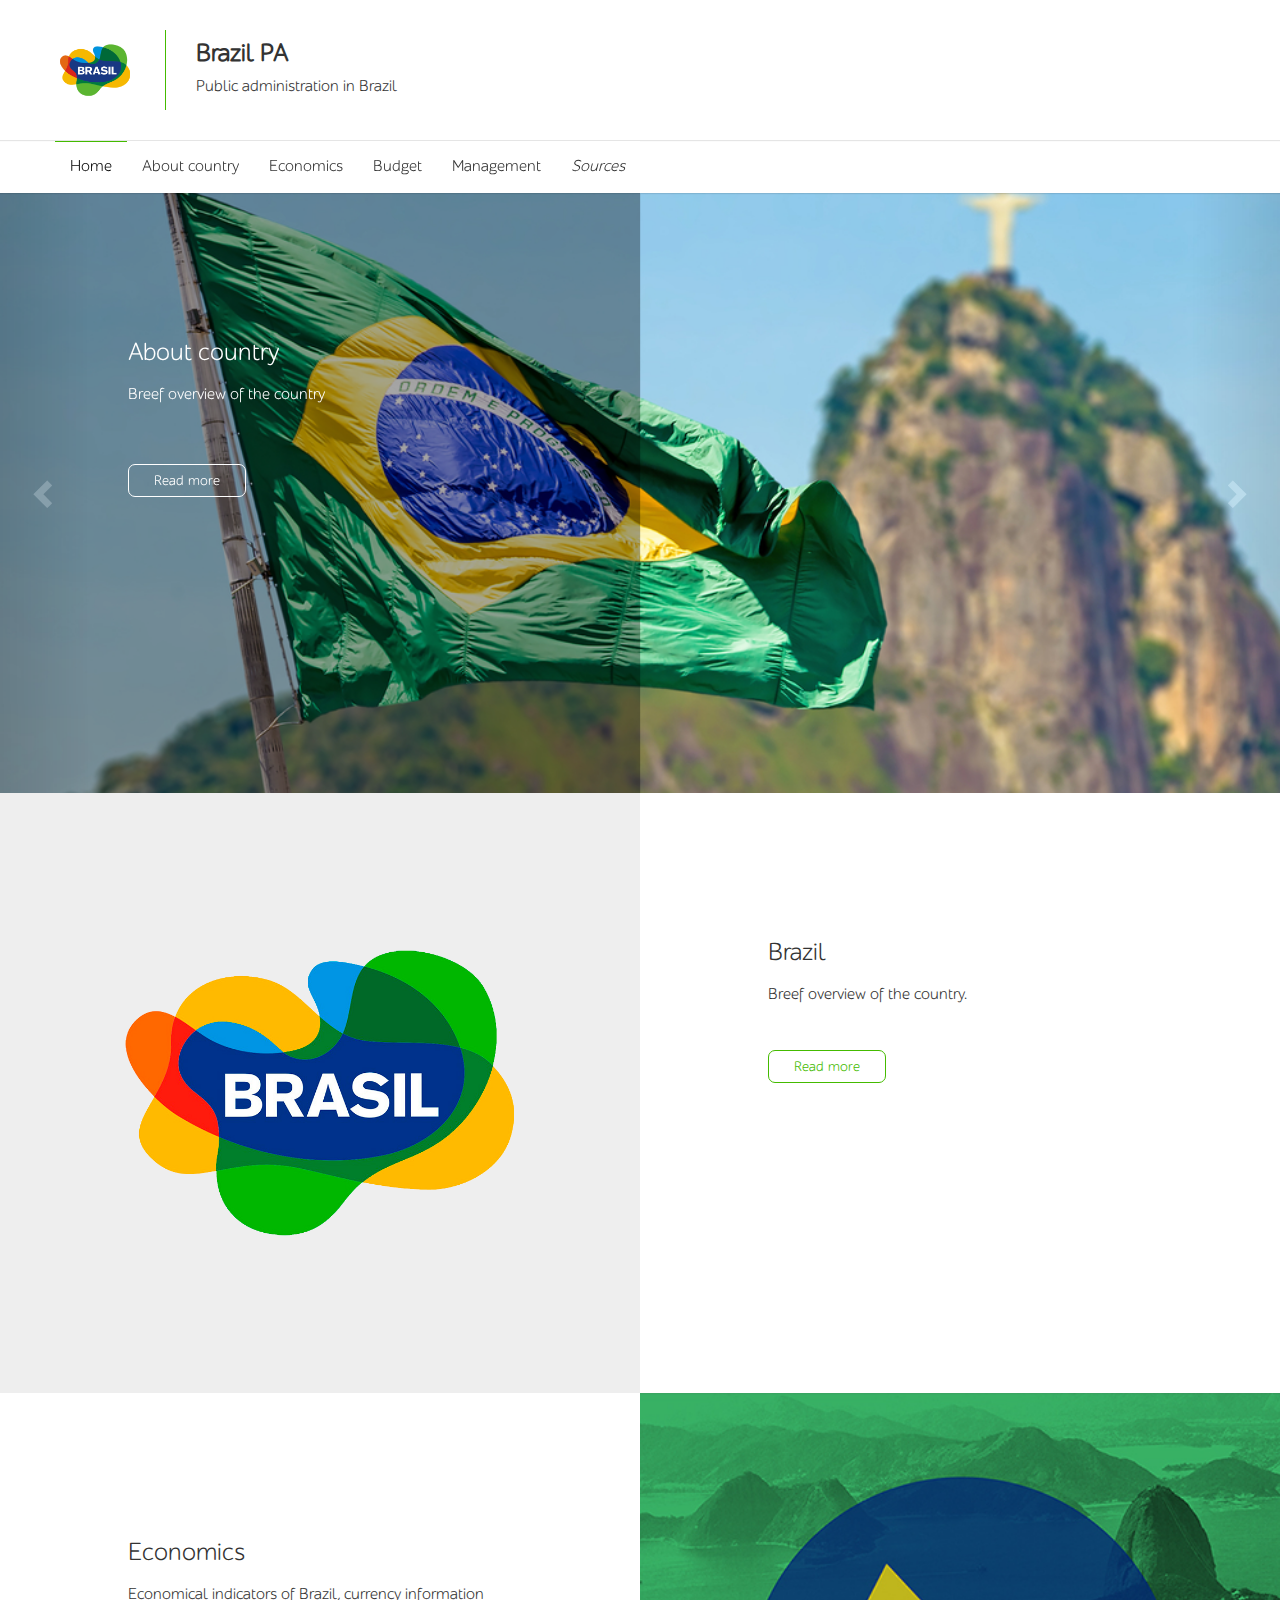
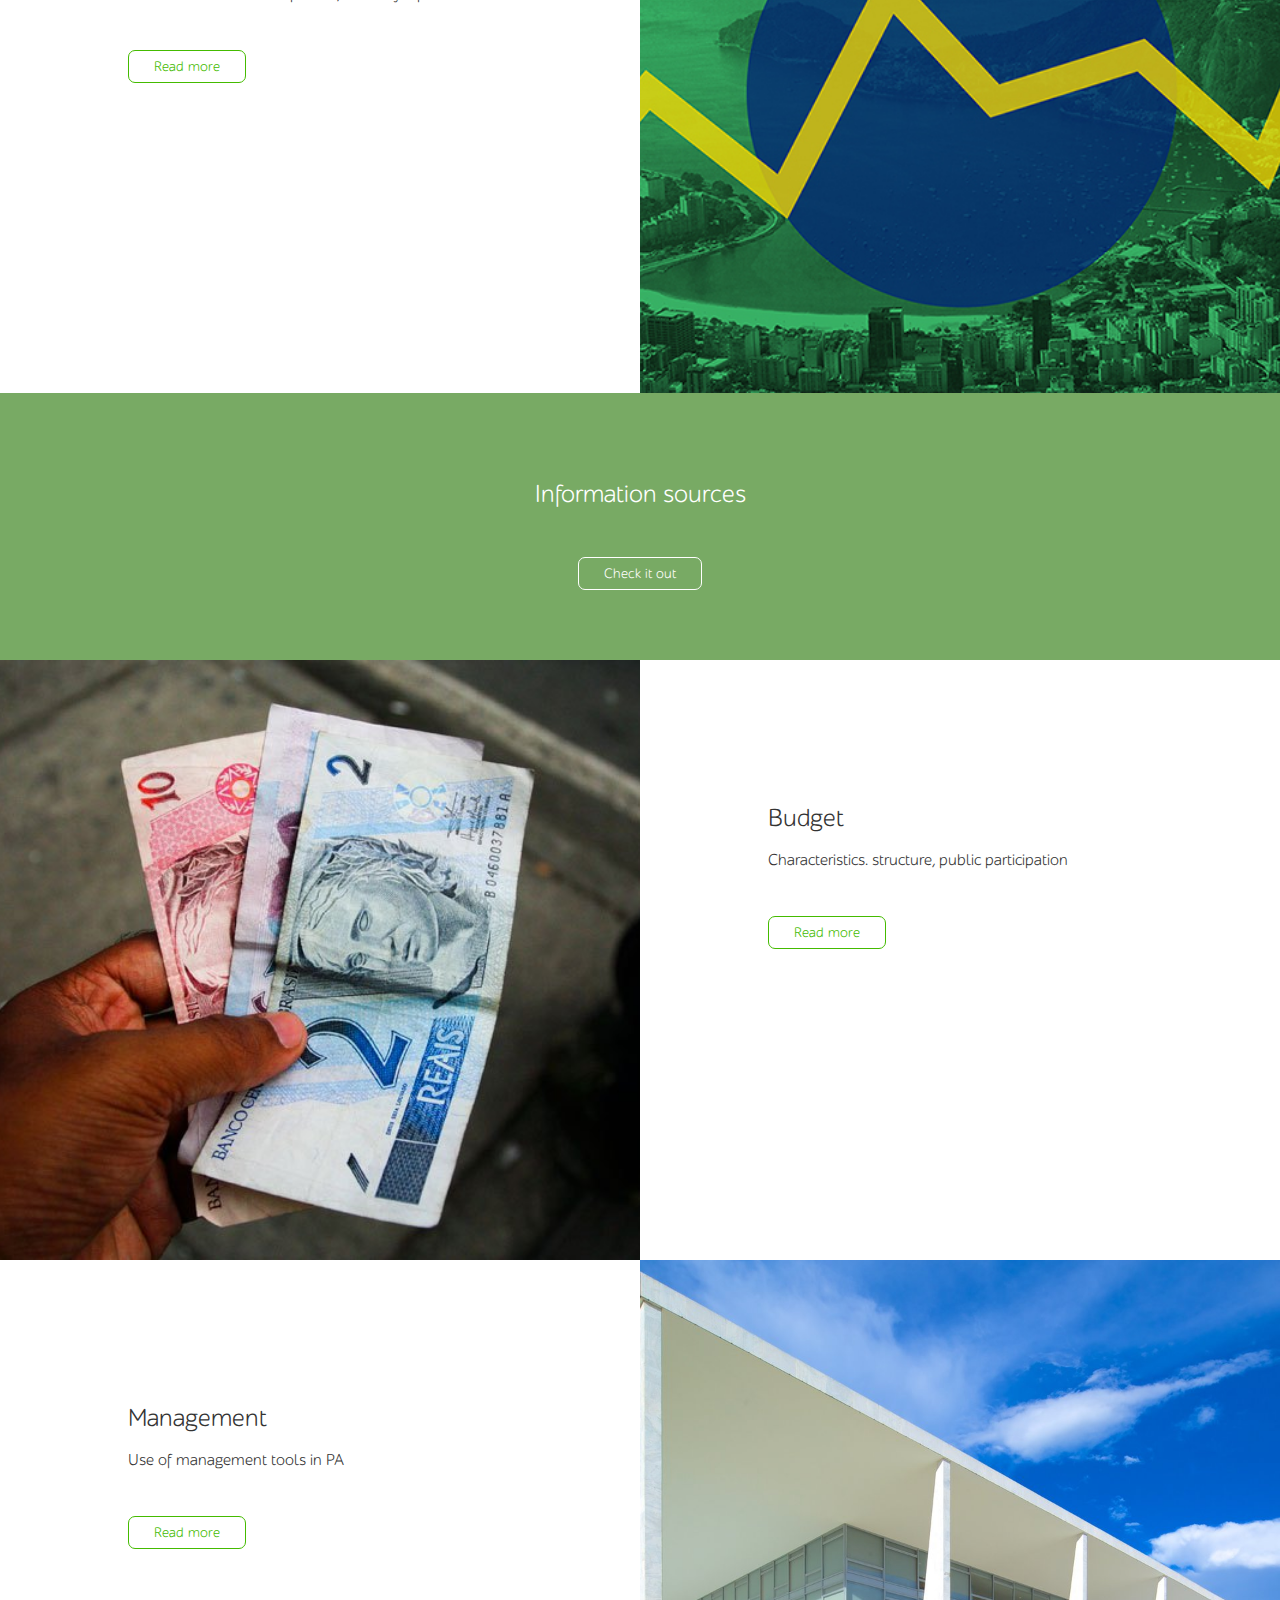
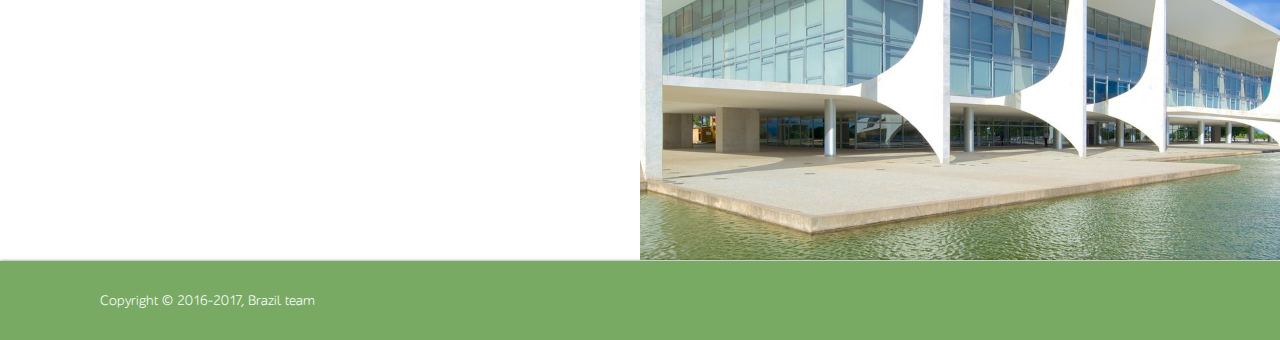
<file: index.html>
<!DOCTYPE html>
<html lang="ru">
	<head>
	
		<meta charset="utf-8">
		<meta http-equiv="X-UA-Compatible" content="IE=edge">
		<meta name="viewport" content="width=device-width, initial-scale=1">
		<meta name="robots" content="index, follow">
		
		<meta name="description" content="Public administration in Brazil">
		<meta name="keywords" content="public, administration, Brazil">	
		
		<link rel="apple-touch-icon-precomposed" sizes="57x57" href="images/apple-touch-icon-114-precomposed.png">
		<link rel="apple-touch-icon-precomposed" sizes="72x72" href="images/apple-touch-icon-144-precomposed.png">
		<link rel="apple-touch-icon-precomposed" sizes="114x114" href="images/apple-touch-icon-114-precomposed.png">
		<link rel="apple-touch-icon-precomposed" sizes="144x144" href="images/apple-touch-icon-144-precomposed.png">
		
		<meta name="msapplication-name" content="Brazil PA">
		<meta name="msapplication-tooltip" content="Brazil PA">
		<meta name="msapplication-starturl" content="/">
		<meta name="msapplication-navbutton-color" content="#44bb00">
		<meta name="msapplication-TileColor" content="#44bb00">
		<meta name="msapplication-TileImage" content="images/ms-icon-144.png">
		<meta name="msapplication-square70x70logo" content="images/ms-icon-70.png">
		<meta name="msapplication-square150x150logo" content="images/ms-icon-150.png">
		<meta name="msapplication-wide310x150logo" content="images/ms-icon-310-150.png">
		<meta name="msapplication-square310x310logo" content="images/ms-icon-310.png">
		
		
		<title>Brazil PA</title>

		<link rel="icon" href="favicon.png">
		<link href="css/bootstrap.css" rel="stylesheet">
		<link href="css/style.css" rel="stylesheet">
		
	</head>

	<body>
	    <a class="glyphicon glyphicon-chevron-up" id="toTop"></a>
	
		<header>
			
			<div class="container-fluid">
				<div class="container">
					<div class="logo col-xs-12 col-sm-12 col-md-12 col-lg-12">
					    <a class="marga" href="index.html">
                            <img src="images/logo.png" alt="Logo" title="Brazil">
                            <div class="title">  
                                <h1>Brazil PA</h1>
                                <p>Public administration in Brazil</p>
                            </div>
                        </a>
					</div>
				</div>
			</div>
			
			<div class="navbar" role="navigation">
				<div class="container">	
					<div class="navbar-header">
						<button type="button" class="navbar-toggle" data-toggle="collapse" data-target="#responsive-menu">
							<span class="sr-only">Open menu</span>
							<span class="icon-bar"></span>
							<span class="icon-bar"></span>
							<span class="icon-bar"></span>
						</button>
					</div>
				
					<div class="collapse navbar-collapse main-menu" id="responsive-menu">
						<ul class="nav navbar-nav">
							<li><a href="index.html" class="active">Home</a></li>
							<li><a href="about.html">About country</a></li>
							<li><a href="economics.html">Economics</a></li>
							<li><a href="budget.html">Budget</a></li>
							<li><a href="management.html">Management</a></li>
							<li class="sources"><a href="sources.html">Sources</a></li>
						</ul>
					</div>
				</div>
			</div>
		
		</header>
		
		<main class="home-page">
			<article class="carousel slide" id="carousel">
				<div class="carousel-inner container">
                
				    <div class="item item1 active col-xs-12 col-sm-12 col-md-12 col-lg-12">
				        <section class="col-xs-12 col-sm-6 col-md-6 col-lg-6">
                            <div class="carousel-caption">
                                <h1>About country</h1>
                                <p>Breef overview of the country</p>
                                <a href="about.html" class="more">Read more</a>
                            </div>
                        </section>    
				    </div>
				    
				    <div class="item item2 col-xs-12 col-sm-12 col-md-12 col-lg-12">
				        <section class="col-xs-12 col-sm-6 col-md-6 col-lg-6">
                            <div class="carousel-caption">
                                <h1>Economics</h1>
                                <p>Economical indicators of Brazil, currency information</p>
                                <a href="product.html" class="more">Read more</a>
                            </div>
                        </section>    
				    </div>
				    
				    <div class="item item3 col-xs-12 col-sm-12 col-md-12 col-lg-12">
				        <section class="col-xs-12 col-sm-6 col-md-6 col-lg-6">
                            <div class="carousel-caption">
                                <h1>Budget</h1>
                                <p>Characteristics. structure, public participation</p>
                                <a href="production.html" class="more">Read more</a>
                            </div>
                        </section>    
				    </div>
				    
				    <div class="item item4 col-xs-12 col-sm-12 col-md-12 col-lg-12">
				        <section class="col-xs-12 col-sm-6 col-md-6 col-lg-6">
                            <div class="carousel-caption">
                                <h1>Management</h1>
                                <p>Use of management tools in PA</p>
                                <a href="lab.html" class="more">Read more</a>
                            </div>
                        </section>   
				    </div>
						
					<a href="#carousel" class="left carousel-control" data-slide="prev">
						<span class="glyphicon glyphicon-chevron-left"></span>
					</a>
						
					<a href="#carousel" class="right carousel-control" data-slide="next">
						<span class="glyphicon glyphicon-chevron-right"></span>
					</a>
				</div>
			</article>
			
			<article class="box">
				<div class="inner inner1 col1 col-xs-12 col-sm-6 col-md-6 col-lg-6">
					
				</div>
				<section class="col-xs-12 col-sm-6 col-md-6 col-lg-6">
					<div class="box-content">
						<h1>Brazil</h1>
						<p>Breef overview of the country.</p>
						<a href="about.html" class="info">Read more</a>
					</div>
				</section>
			</article>
			
			<article class="box">
				<section class="col-xs-12 col-sm-6 col-md-6 col-lg-6">
					<div class="box-content">
						<h1>Economics</h1>
						<p>Economical indicators of Brazil, currency information</p>
						<a href="economics.html" class="info">Read more</a>
					</div>
				</section>
				<div class="inner inner2 col-xs-12 col-sm-6 col-md-6 col-lg-6">
				    
				</div>
			</article>
			
			<section class="offer col-xs-12 col-sm-12 col-md-12 col-lg-12">
				<h1>Information sources</h1>
				<a href="sources.html" class="more">Check it out</a>
			</section>
			
			<article class="box">
				<div class="inner inner3 col1 col-xs-12 col-sm-6 col-md-6 col-lg-6">
					
				</div>
				<section class="col-xs-12 col-sm-6 col-md-6 col-lg-6">
					<div class="box-content">
						<h1>Budget</h1>
						<p>Characteristics. structure, public participation</p>
						<a href="budget.html" class="info">Read more</a>
					</div>
				</section>
			</article>
			
			<article class="box">
				<section class="col-xs-12 col-sm-6 col-md-6 col-lg-6">
					<div class="box-content">
						<h1>Management</h1>
						<p>Use of management tools in PA</p>
						<a href="management.html" class="info">Read more</a>
					</div>
				</section>
				<div class="inner inner4 col-xs-12 col-sm-6 col-md-6 col-lg-6">
				    
				</div>
			</article>
			
		</main>
		
		<footer>
			<span>Copyright &copy; 2016-2017, Brazil team</span>
		</footer>
		
		<script src="https://ajax.googleapis.com/ajax/libs/jquery/1.11.2/jquery.min.js"></script>
		<script src="js/bootstrap.js"></script>
		<script src="js/totop.js"></script>

	</body>
</html>
</file>
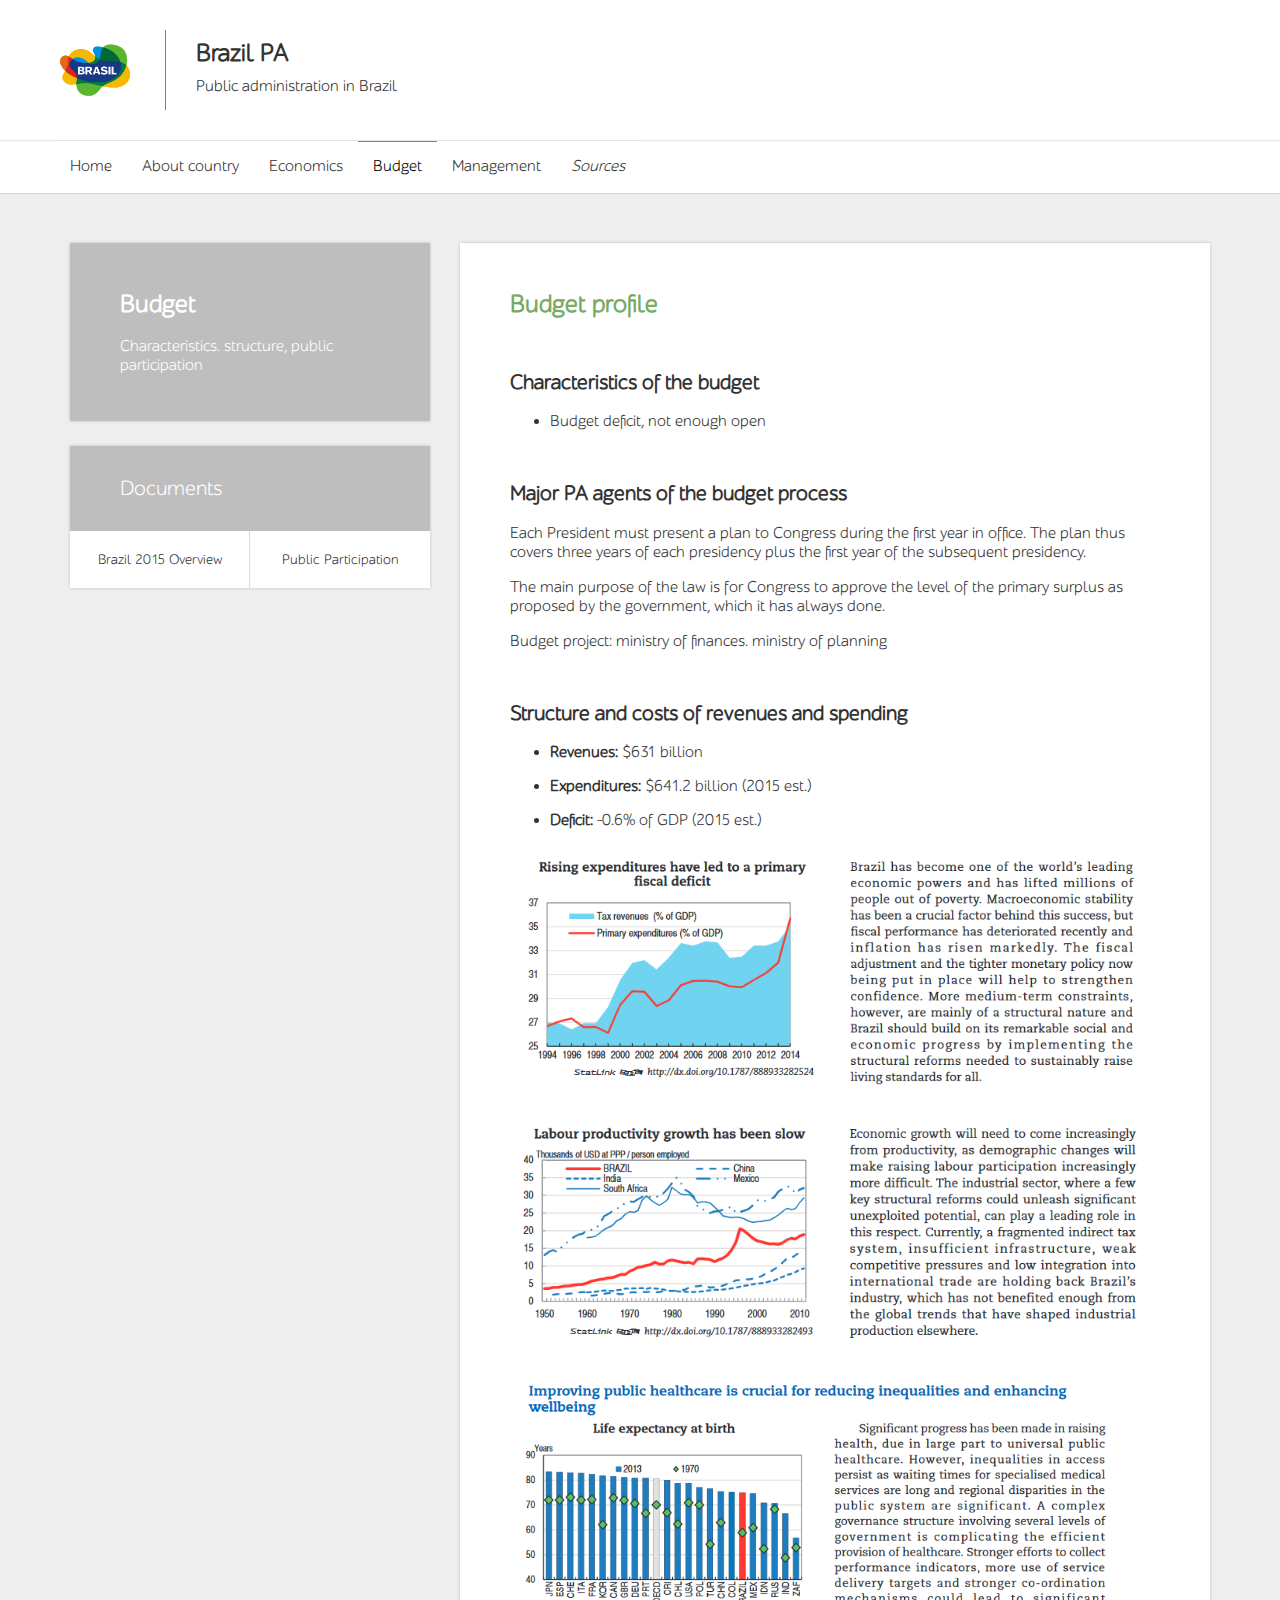
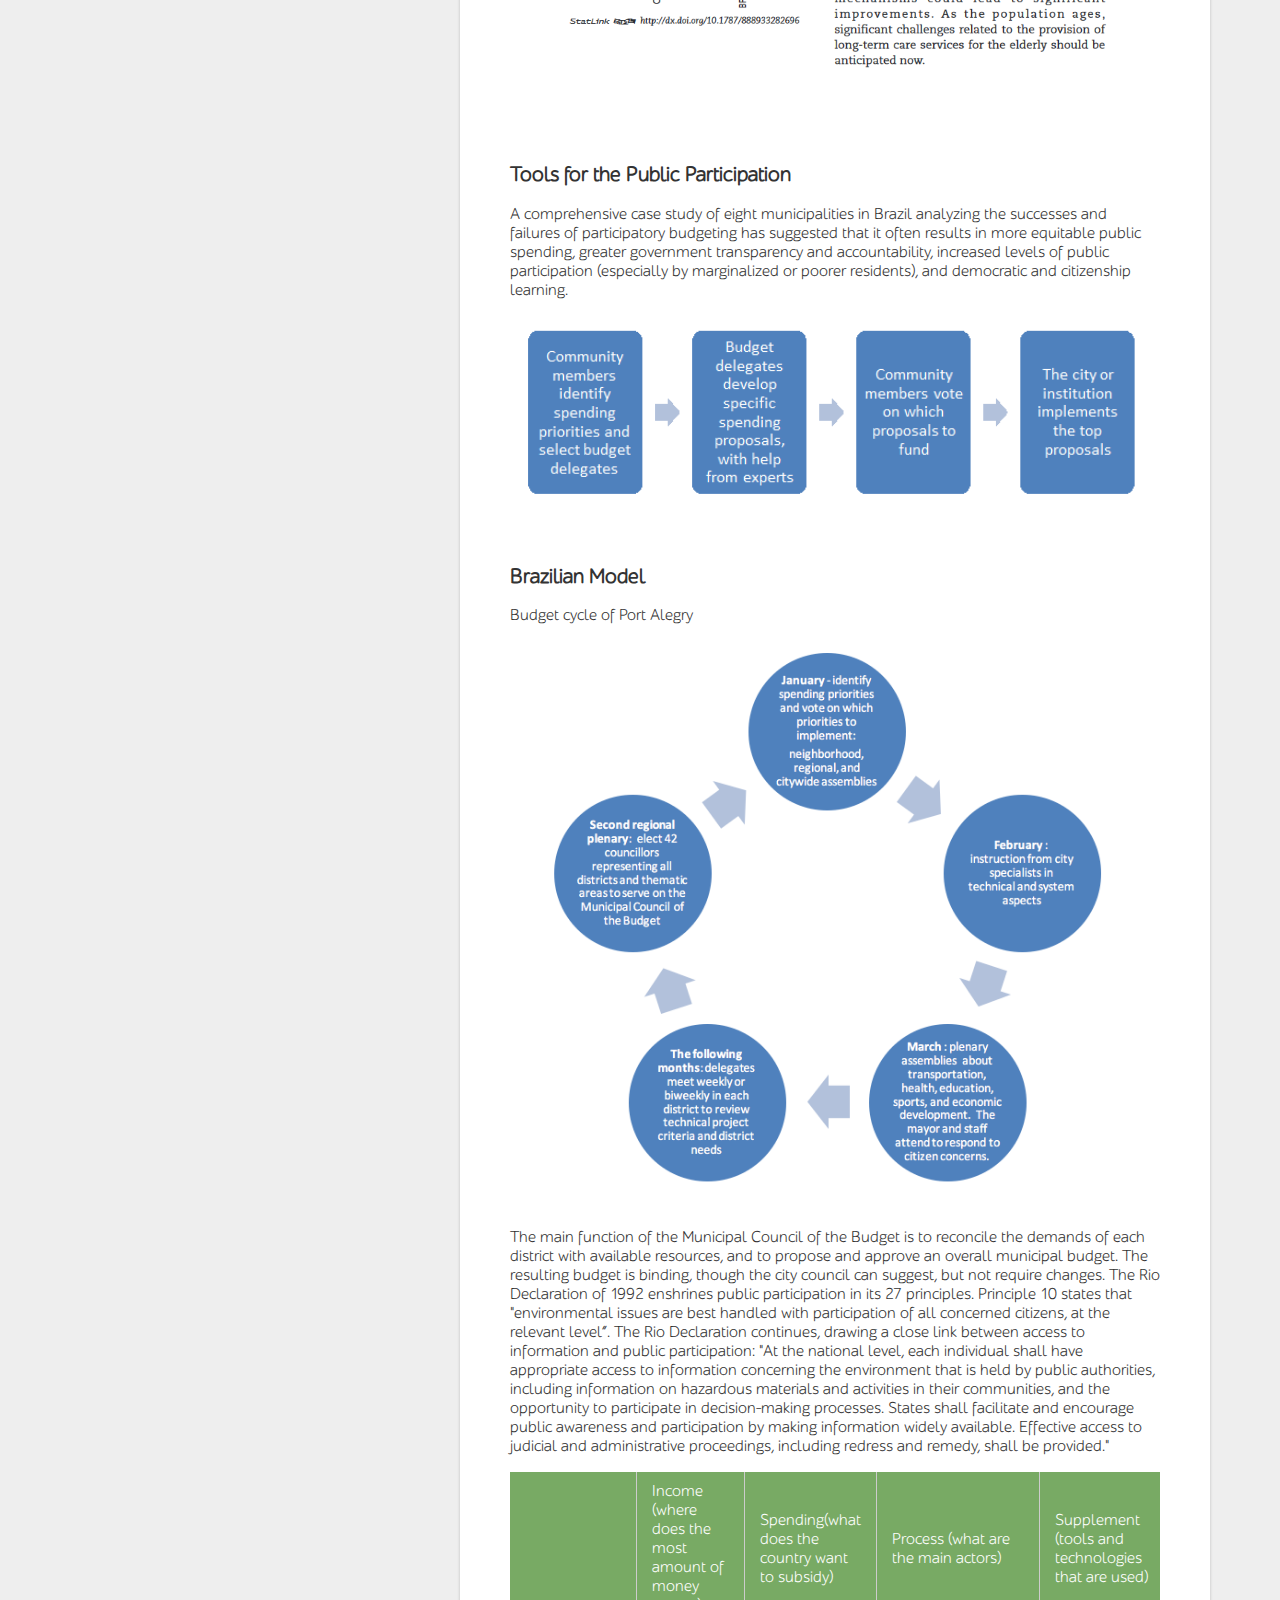
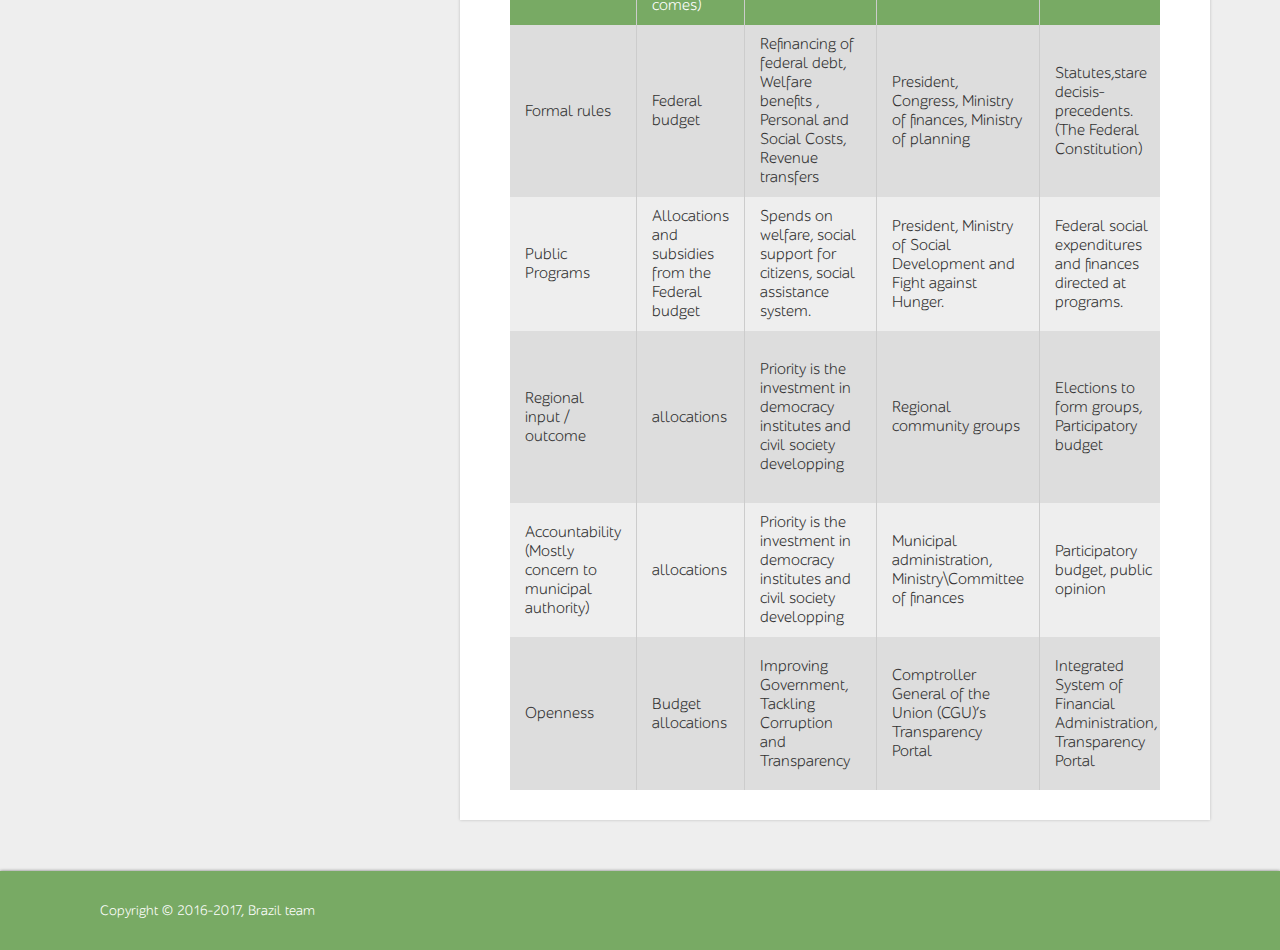
<file: budget.html>
<!DOCTYPE html>
<html lang="ru">
	<head>
	
		<meta charset="utf-8">
		<meta http-equiv="X-UA-Compatible" content="IE=edge">
		<meta name="viewport" content="width=device-width, initial-scale=1">
		<meta name="robots" content="index, follow">
		
		<meta name="description" content="Public administration in Brazil">
		<meta name="keywords" content="public, administration, Brazil">	
		
		<link rel="apple-touch-icon-precomposed" sizes="57x57" href="images/apple-touch-icon-114-precomposed.png">
		<link rel="apple-touch-icon-precomposed" sizes="72x72" href="images/apple-touch-icon-144-precomposed.png">
		<link rel="apple-touch-icon-precomposed" sizes="114x114" href="images/apple-touch-icon-114-precomposed.png">
		<link rel="apple-touch-icon-precomposed" sizes="144x144" href="images/apple-touch-icon-144-precomposed.png">
		
		<meta name="msapplication-name" content="Brazil PA">
		<meta name="msapplication-tooltip" content="Brazil PA">
		<meta name="msapplication-starturl" content="/">
		<meta name="msapplication-navbutton-color" content="#44bb00">
		<meta name="msapplication-TileColor" content="#44bb00">
		<meta name="msapplication-TileImage" content="images/ms-icon-144.png">
		<meta name="msapplication-square70x70logo" content="images/ms-icon-70.png">
		<meta name="msapplication-square150x150logo" content="images/ms-icon-150.png">
		<meta name="msapplication-wide310x150logo" content="images/ms-icon-310-150.png">
		<meta name="msapplication-square310x310logo" content="images/ms-icon-310.png">
		
		
		<title>Brazil PA | About</title>

		<link rel="icon" href="favicon.png">
		<link href="css/bootstrap.css" rel="stylesheet">
		<link href="css/style.css" rel="stylesheet">
		
	</head>

	<body>
	    <a class="glyphicon glyphicon-chevron-up" id="toTop"></a>
	    
		<header>
			<div class="container-fluid">
				<div class="container">
					<div class="logo col-xs-12 col-sm-12 col-md-12 col-lg-12">
					    <a class="marga" href="index.html">
                            <img src="images/logo.png" alt="Logo" title="Brazil">
                            <div class="title">  
                                <h1>Brazil PA</h1>
                                <p>Public administration in Brazil</p>
                            </div>
                        </a>
					</div>
				</div>
			</div>
			
			<div class="navbar" role="navigation">
				<div class="container">	
					<div class="navbar-header">
						<button type="button" class="navbar-toggle" data-toggle="collapse" data-target="#responsive-menu">
							<span class="sr-only">Open menu</span>
							<span class="icon-bar"></span>
							<span class="icon-bar"></span>
							<span class="icon-bar"></span>
						</button>
					</div>
				
					<div class="collapse navbar-collapse main-menu" id="responsive-menu">
						<ul class="nav navbar-nav">
							<li><a href="index.html">Home</a></li>
							<li><a href="about.html">About country</a></li>
							<li><a href="economics.html">Economics</a></li>
							<li><a href="budget.html" class="active">Budget</a></li>
							<li><a href="management.html">Management</a></li>
							<li class="sources"><a href="sources.html">Sources</a></li>
						</ul>
					</div>
				</div>
			</div>
		
		</header>
		
		<main class="page aboutpage">
			<div class="container">
				<div class="part col-xs-12 col-sm-12 col-md-4 col-lg-4">
					<section class="company">
						<div class="content">
							<h1>Budget</h1>
						    <p>Characteristics. structure, public participation</p>
						</div>
					</section>
					<section class="document col-xs-12 col-sm-12 col-md-12 col-lg-12">
						<h2>Documents</h2>
						<a href="https://www.oecd.org/eco/surveys/Brazil-2015-overview.pdf" target="_blank" class="col-xs-6 col-sm-6 md-6 col-lg-6" title="Brazil 2015 Overview">Brazil 2015 Overview</a>
						<a href="https://www.nesri.org/sites/default/files/Background_Paper_Public_Participation.pdf" target="_blank" class="col-xs-6 col-sm-6 md-6 col-lg-6" title="Public Participation in Vermont’s Budget and Revenue Policies">Public Participation</a>
					</section>
				</div>
			
				<div class="part-two col-xs-12 col-sm-12 col-md-8 col-lg-8">
					<section class="achievments">
						<div class="content">
							<h1>Budget profile</h1>
                        
                            <h2>Characteristics of the budget</h2>
							<ul>
							    <li>Budget deficit, not enough open</li>
							</ul>
                        
                            <h2>Major PA agents of the budget process</h2>
							<p>Each President must present a plan to Congress during the first year in office. The plan thus covers three years of each presidency plus the first year of the subsequent presidency.</p> 
                            <p>The main purpose of the law is for Congress to approve the level of the primary surplus as proposed by the government, which it has always done.</p>
                            <p>Budget project: ministry of finances. ministry of planning</p>
						    
						    <h2>Structure and costs of revenues and spending</h2>
						    <ul>
						        <li><b>Revenues: </b>$631 billion</li>
						        <li><b>Expenditures: </b>$641.2 billion (2015 est.)</li>
						        <li><b>Deficit: </b>-0.6% of GDP (2015 est.)</li>
						    </ul>
						    
						    <img class="page-img" src="images/budget1.png">
						    <img class="page-img" src="images/budget2.png">
						    <img class="page-img" src="images/budget3.png">
						    
						    <h2>Tools for the Public Participation</h2>
						    <p>A comprehensive case study of eight municipalities in Brazil analyzing the successes and failures of participatory budgeting has suggested that it often results in more equitable public spending, greater government transparency and accountability, increased levels of public participation (especially by marginalized or poorer residents), and democratic and citizenship learning.</p>
						    
							<img class="page-img" src="images/skreen.png">
						    
						    <h2>Brazilian Model</h2>
							<p>Budget cycle of Port Alegry</p>
							
							<img class="page-img" src="images/skreen2.png">
							
							<p>The main function of the Municipal Council of the Budget is to reconcile the demands of each district with available resources, and to propose and approve an overall municipal budget. The resulting budget is binding, though the city council can suggest, but not require changes. 
The Rio Declaration of 1992 enshrines public participation in its 27 principles. Principle 10 states that "environmental issues are best handled with participation of all concerned citizens, at the relevant level”. The Rio Declaration continues, drawing a close link between access to information and public participation: "At the national level, each individual shall have appropriate access to information concerning the environment that is held by public authorities, including information on hazardous materials and activities in their communities, and the opportunity to participate in decision-making processes. States shall facilitate and encourage public awareness and participation by making information widely available. Effective access to judicial and administrative proceedings, including redress and remedy, shall be provided."</p>
							
							<table>
							    <tr>
							        <td></td>
							        <td>Income (where does the most amount of money comes)</td>
							        <td>Spending(what does the country want to subsidy)</td>
							        <td>Process (what are the main actors)</td>
							        <td>Supplement (tools and technologies that are used)</td>
							        <td>Demonstration Effect(what does it mean)</td>
							    </tr>
							    <tr>
                                    <td>Formal rules</td>
							        <td>Federal budget</td>
							        <td>Refinancing of federal debt, Welfare benefits , Personal and Social Costs, Revenue transfers</td>
							        <td>President, Congress, Ministry of finances, Ministry of planning</td>
							        <td>Statutes,stare decisis-precedents. (The Federal Constitution)</td>
							        <td>System of rules that are enforced through social institutions to govern behavior.</td>
							    </tr>
                                <tr>
							        <td>Public Programs</td>
                                    <td>Allocations and subsidies from the Federal budget</td>
                                    <td>Spends on welfare, social support for citizens, social assistance system.</td>
                                    <td>President, Ministry of Social Development and Fight against Hunger.</td>
                                    <td>Federal social expenditures and finances directed at programs.</td>
                                    <td>Socio-economic development,  implementing welfare programs.</td>
							    </tr>
                                <tr>
							        <td>Regional input / outcome</td>
                                    <td>allocations</td>
                                    <td>Priority is the investment in democracy institutes and civil society developping</td>
                                    <td>Regional community groups</td>
                                    <td>Elections to form groups, Participatory budget</td>
                                    <td>Raising their demands and influence budget decisions through regional representatives.</td>
							    </tr>
                                <tr>
							        <td>Accountability (Mostly concern  to municipal authority)</td>
                                    <td>allocations</td>
                                    <td>Priority is the investment in democracy institutes and civil society developping</td>
                                    <td>Municipal administration, Ministry\Committee  of finances</td>
                                    <td>Participatory budget, public opinion</td>
                                    <td>It makes the budget system more transparent</td>
							    </tr>
                                <tr>
							        <td>Openness</td>
                                    <td>Budget allocations</td>
                                    <td>Improving Government, Tackling Corruption and Transparency</td>
                                    <td>Comptroller General of the Union (CGU)’s Transparency Portal</td>
                                    <td>Integrated System of Financial Administration, Transparency Portal</td>
                                    <td>Tackling Corruption, uncovering illegal or irresponsible government spending</td>
							    </tr>
							</table>
					    </div>
				</section>
			</div>
            </div>
		</main>
		
		<footer>
			<span>Copyright &copy; 2016-2017, Brazil team</span>
		</footer>
		
		<script src="https://ajax.googleapis.com/ajax/libs/jquery/1.11.2/jquery.min.js"></script>
		<script src="js/bootstrap.js"></script>
		<script src="js/totop.js"></script>

	</body>
</html>
</file>
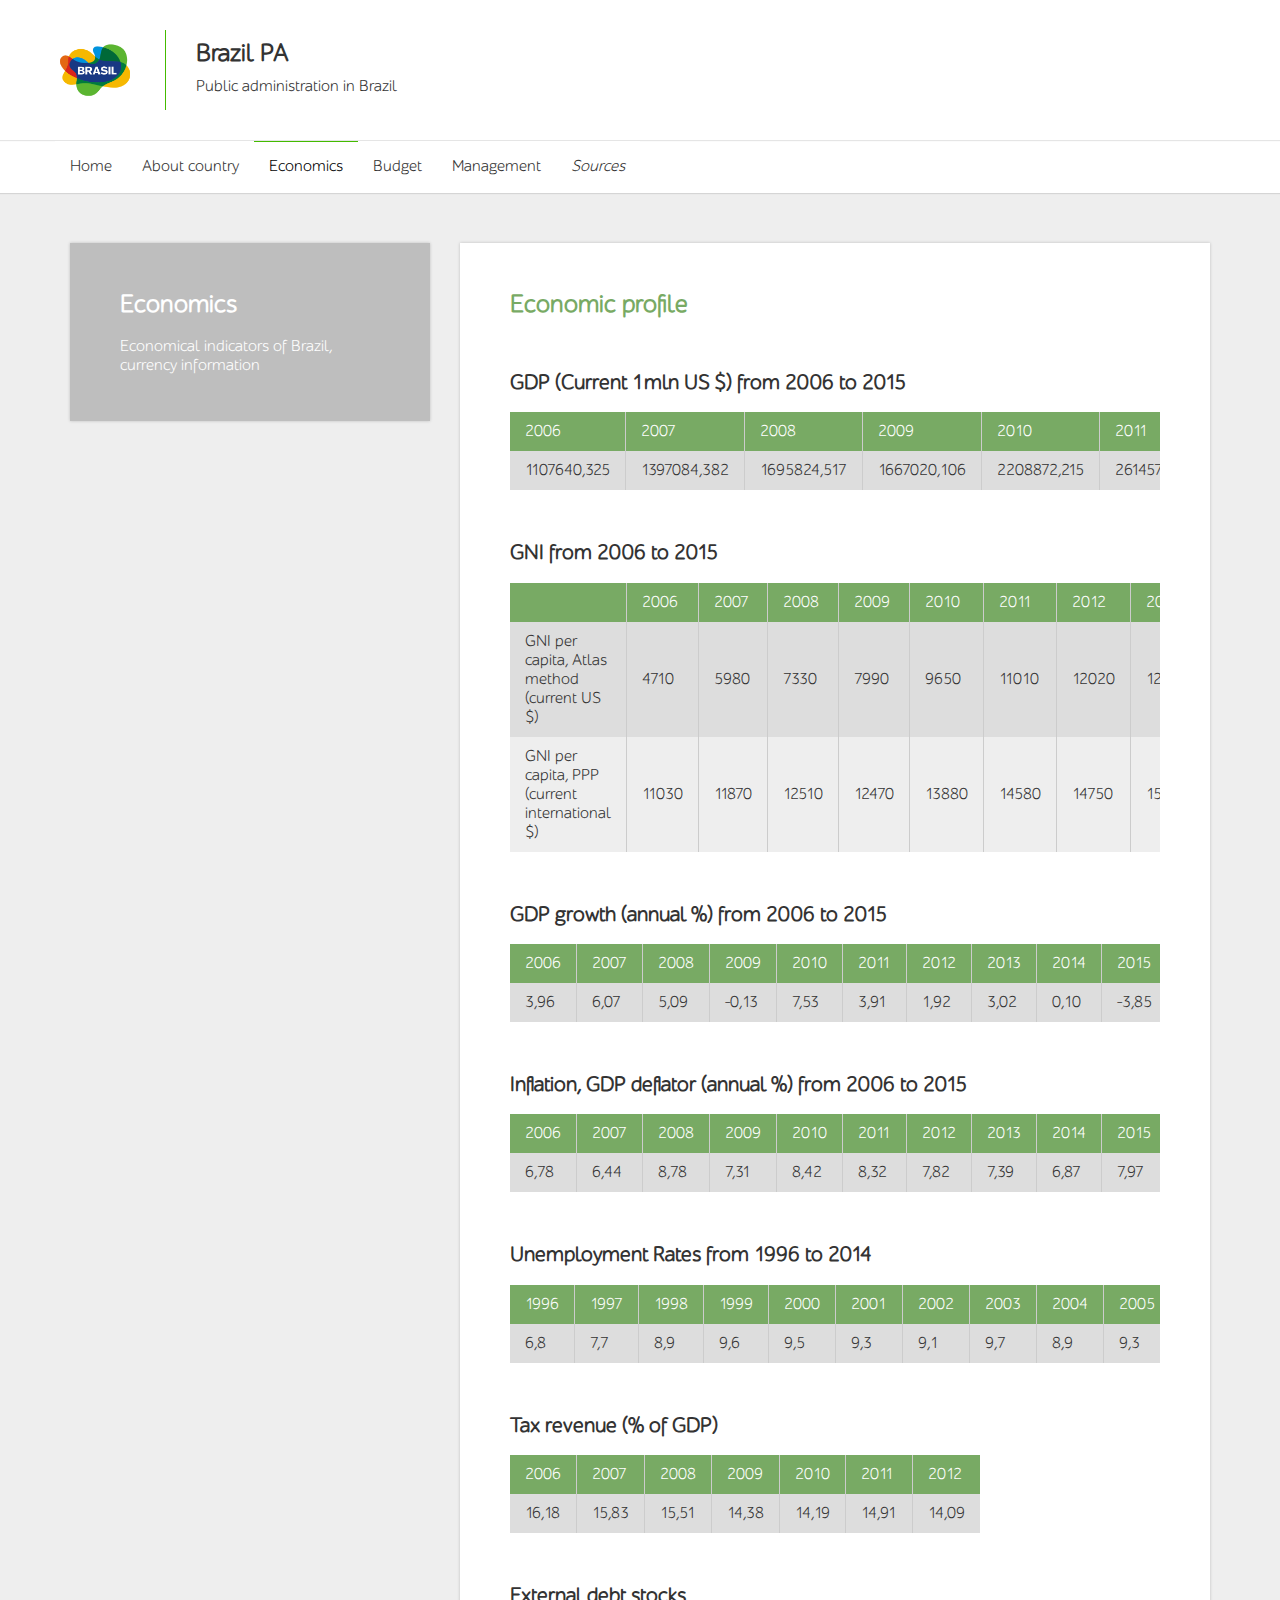
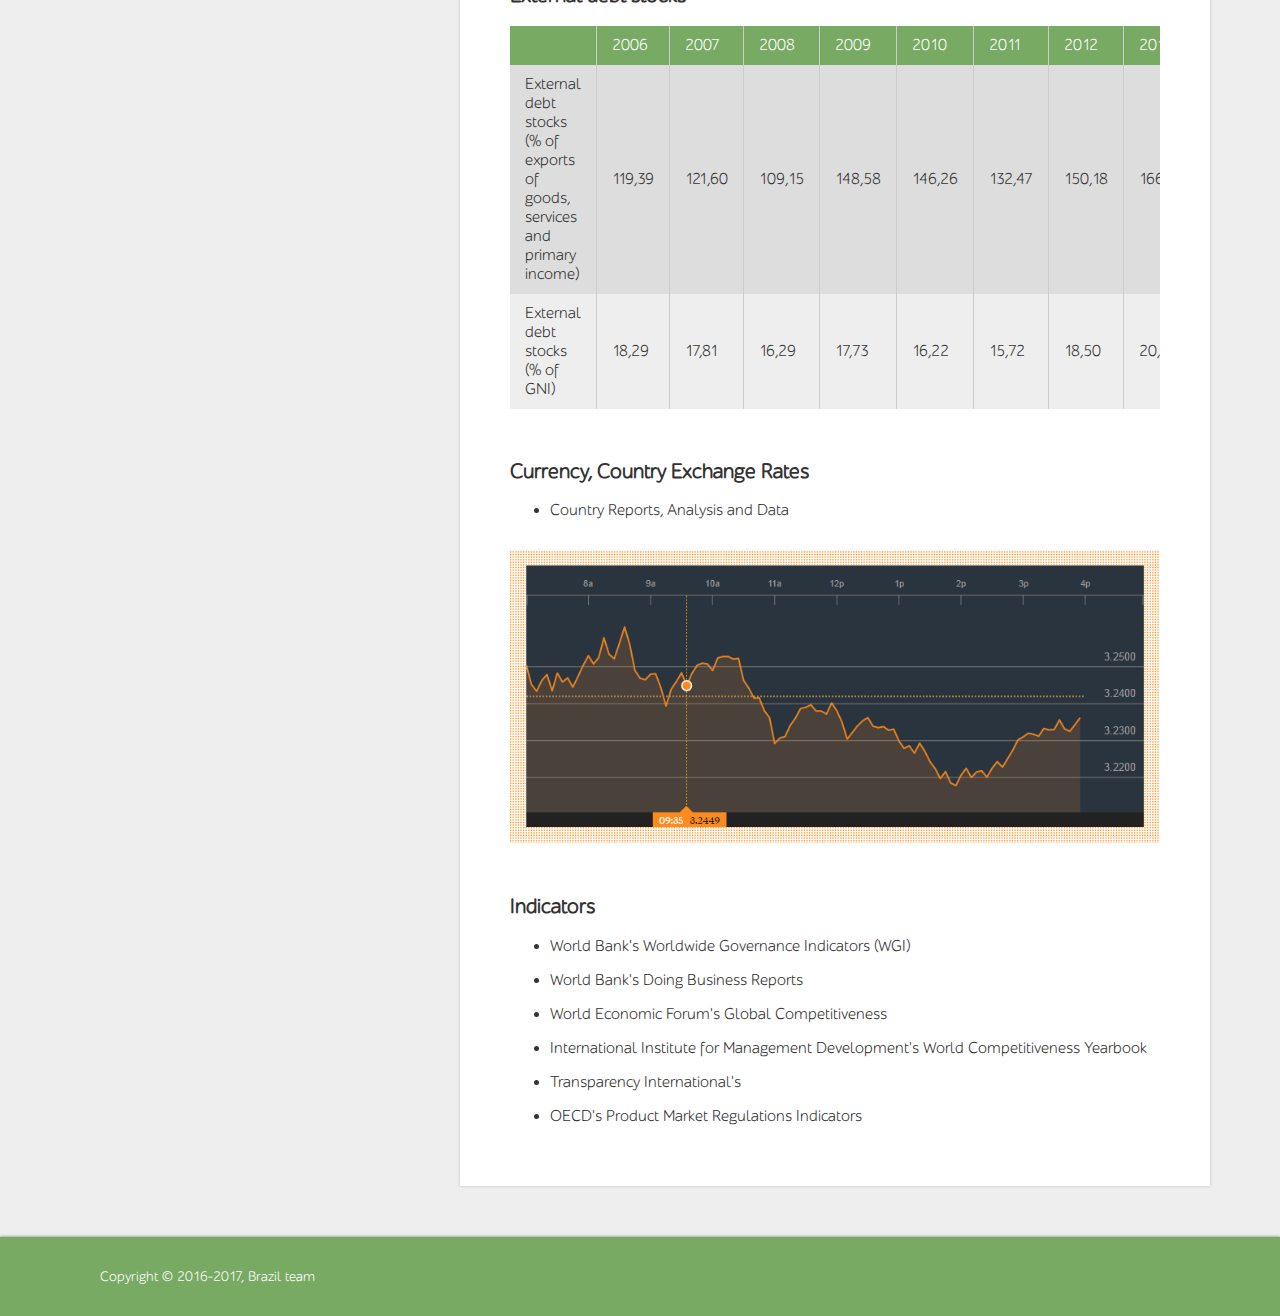
<file: economics.html>
<!DOCTYPE html>
<html lang="ru">
	<head>
	
		<meta charset="utf-8">
		<meta http-equiv="X-UA-Compatible" content="IE=edge">
		<meta name="viewport" content="width=device-width, initial-scale=1">
		<meta name="robots" content="index, follow">
		
		<meta name="description" content="Public administration in Brazil">
		<meta name="keywords" content="public, administration, Brazil">	
		
		<link rel="apple-touch-icon-precomposed" sizes="57x57" href="images/apple-touch-icon-114-precomposed.png">
		<link rel="apple-touch-icon-precomposed" sizes="72x72" href="images/apple-touch-icon-144-precomposed.png">
		<link rel="apple-touch-icon-precomposed" sizes="114x114" href="images/apple-touch-icon-114-precomposed.png">
		<link rel="apple-touch-icon-precomposed" sizes="144x144" href="images/apple-touch-icon-144-precomposed.png">
		
		<meta name="msapplication-name" content="Brazil PA">
		<meta name="msapplication-tooltip" content="Brazil PA">
		<meta name="msapplication-starturl" content="/">
		<meta name="msapplication-navbutton-color" content="#44bb00">
		<meta name="msapplication-TileColor" content="#44bb00">
		<meta name="msapplication-TileImage" content="images/ms-icon-144.png">
		<meta name="msapplication-square70x70logo" content="images/ms-icon-70.png">
		<meta name="msapplication-square150x150logo" content="images/ms-icon-150.png">
		<meta name="msapplication-wide310x150logo" content="images/ms-icon-310-150.png">
		<meta name="msapplication-square310x310logo" content="images/ms-icon-310.png">
		
		
		<title>Brazil PA | About</title>

		<link rel="icon" href="favicon.png">
		<link href="css/bootstrap.css" rel="stylesheet">
		<link href="css/style.css" rel="stylesheet">
		
	</head>

	<body>
	    <a class="glyphicon glyphicon-chevron-up" id="toTop"></a>
	    
		<header>
			<div class="container-fluid">
				<div class="container">
					<div class="logo col-xs-12 col-sm-12 col-md-12 col-lg-12">
					    <a class="marga" href="index.html">
                            <img src="images/logo.png" alt="Logo" title="Brazil">
                            <div class="title">  
                                <h1>Brazil PA</h1>
                                <p>Public administration in Brazil</p>
                            </div>
                        </a>
					</div>
				</div>
			</div>
			
			<div class="navbar" role="navigation">
				<div class="container">	
					<div class="navbar-header">
						<button type="button" class="navbar-toggle" data-toggle="collapse" data-target="#responsive-menu">
							<span class="sr-only">Open menu</span>
							<span class="icon-bar"></span>
							<span class="icon-bar"></span>
							<span class="icon-bar"></span>
						</button>
					</div>
				
					<div class="collapse navbar-collapse main-menu" id="responsive-menu">
						<ul class="nav navbar-nav">
							<li><a href="index.html">Home</a></li>
							<li><a href="about.html">About country</a></li>
							<li><a href="economics.html" class="active">Economics</a></li>
							<li><a href="budget.html">Budget</a></li>
							<li><a href="management.html">Management</a></li>
							<li class="sources"><a href="sources.html">Sources</a></li>
						</ul>
					</div>
				</div>
			</div>
		
		</header>
		
		<main class="page aboutpage">
			<div class="container">
				<div class="part col-xs-12 col-sm-12 col-md-4 col-lg-4">
					<section class="company">
						<div class="content">
							<h1>Economics</h1>
						    <p>Economical indicators of Brazil, currency information</p>
						</div>
					</section>
				</div>
			
				<div class="part-two col-xs-12 col-sm-12 col-md-8 col-lg-8">
					<section class="achievments">
						<div class="content">
							<h1>Economic profile</h1>

						    <h2>GDP (Current 1mln US $) from 2006 to 2015</h2>
							<table>
							    <tr>
							        <td>2006</td>
							        <td>2007</td>
							        <td>2008</td>
							        <td>2009</td>
							        <td>2010</td>
							        <td>2011</td>
							        <td>2012</td>
							        <td>2013</td>
							        <td>2014</td>
							        <td>2015</td>
							    </tr>
							    <tr>
							        <td>1107640,325</td>
							        <td>1397084,382</td>
							        <td>1695824,517</td>
							        <td>1667020,106</td>
							        <td>2208872,215</td>
							        <td>2614573,171</td>
							        <td>2460658,44</td>
							        <td>2465773,851</td>
							        <td>2417046,324</td>
							        <td>1774724,819</td>
							    </tr>
							</table>
                       
                            <h2>GNI from 2006 to 2015</h2>
							<table>
                                <tr>
                                    <td></td>
							        <td>2006</td>
							        <td>2007</td>
							        <td>2008</td>
							        <td>2009</td>
							        <td>2010</td>
							        <td>2011</td>
							        <td>2012</td>
							        <td>2013</td>
							        <td>2014</td>
							        <td>2015</td>
							    </tr>
							    <tr>
							        <td>GNI per capita, Atlas method (current US $)</td>
							        <td>4710</td>
							        <td>5980</td>
							        <td>7330</td>
							        <td>7990</td>
							        <td>9650</td>
							        <td>11010</td>
							        <td>12020</td>
							        <td>12180</td>
							        <td>11790</td>
							        <td>11790</td>
							    </tr>
							    <tr>
							        <td>GNI per capita, PPP (current international $)</td>
							        <td>11030</td>
							        <td>11870</td>
							        <td>12510</td>
							        <td>12470</td>
							        <td>13880</td>
							        <td>14580</td>
							        <td>14750</td>
							        <td>15110</td>
							        <td>15630</td>
							        <td>15020</td>
							    </tr>
							</table>
                       
                            <h2>GDP growth (annual %) from 2006 to 2015</h2>
                            <table>
							    <tr>
							        <td>2006</td>
							        <td>2007</td>
							        <td>2008</td>
							        <td>2009</td>
							        <td>2010</td>
							        <td>2011</td>
							        <td>2012</td>
							        <td>2013</td>
							        <td>2014</td>
							        <td>2015</td>
							    </tr>
							    <tr>
							        <td>3,96</td>
							        <td>6,07</td>
							        <td>5,09</td>
							        <td>-0,13</td>
							        <td>7,53</td>
							        <td>3,91</td>
							        <td>1,92</td>
							        <td>3,02</td>
							        <td>0,10</td>
							        <td>-3,85</td>
							    </tr>
							</table>
                       
                            <h2>Inflation, GDP deflator (annual %) from 2006 to 2015</h2>
                            <table>
							    <tr>
							        <td>2006</td>
							        <td>2007</td>
							        <td>2008</td>
							        <td>2009</td>
							        <td>2010</td>
							        <td>2011</td>
							        <td>2012</td>
							        <td>2013</td>
							        <td>2014</td>
							        <td>2015</td>
							    </tr>
							    <tr>
							        <td>6,78</td>
							        <td>6,44</td>
							        <td>8,78</td>
							        <td>7,31</td>
							        <td>8,42</td>
							        <td>8,32</td>
							        <td>7,82</td>
							        <td>7,39</td>
							        <td>6,87</td>
							        <td>7,97</td>
							    </tr>
							</table>
                       
                            <h2>Unemployment Rates from 1996 to 2014</h2>
                            <table>
							    <tr>
                                    <td>1996</td>
							        <td>1997</td>
							        <td>1998</td>
							        <td>1999</td>
							        <td>2000</td>
							        <td>2001</td>
							        <td>2002</td>
							        <td>2003</td>
							        <td>2004</td>
							        <td>2005</td>
							        <td>2006</td>
							        <td>2007</td>
							        <td>2008</td>
							        <td>2009</td>
							        <td>2010</td>
							        <td>2011</td>
							        <td>2012</td>
							        <td>2013</td>
							        <td>2014</td>
							    </tr>
							    <tr>
							        <td>6,8</td>
							        <td>7,7</td>
							        <td>8,9</td>
							        <td>9,6</td>
							        <td>9,5</td>
							        <td>9,3</td>
							        <td>9,1</td>
							        <td>9,7</td>
							        <td>8,9</td>
							        <td>9,3</td>
							        <td>8,4</td>
							        <td>8,1</td>
							        <td>7,1</td>
							        <td>8,3</td>
							        <td>7,9</td>
							        <td>6,7</td>
							        <td>6,1</td>
							        <td>6,5</td>
							        <td>6,8</td>
							    </tr>
							</table>
                            
                            <h2>Tax revenue (% of GDP)</h2>
                            <table>
							    <tr>
							        <td>2006</td>
							        <td>2007</td>
							        <td>2008</td>
							        <td>2009</td>
							        <td>2010</td>
							        <td>2011</td>
							        <td>2012</td>
							    </tr>
							    <tr>
							        <td>16,18</td>
							        <td>15,83</td>
							        <td>15,51</td>
							        <td>14,38</td>
							        <td>14,19</td>
							        <td>14,91</td>
							        <td>14,09</td>
							    </tr>
							</table>
                            
                            <h2>External debt stocks</h2>
							<table>
                                <tr>
                                    <td></td>
							        <td>2006</td>
							        <td>2007</td>
							        <td>2008</td>
							        <td>2009</td>
							        <td>2010</td>
							        <td>2011</td>
							        <td>2012</td>
							        <td>2013</td>
							        <td>2014</td>
							    </tr>
							    <tr>
							        <td>External debt stocks (% of exports of goods, services and primary income)</td>
							        <td>119,39</td>
							        <td>121,60</td>
							        <td>109,15</td>
							        <td>148,58</td>
							        <td>146,26</td>
							        <td>132,47</td>
							        <td>150,18</td>
							        <td>166,13</td>
							        <td>200,56</td>
							    </tr>
							    <tr>
							        <td>External debt stocks (% of GNI)</td>
							        <td>18,29</td>
							        <td>17,81</td>
							        <td>16,29</td>
							        <td>17,73</td>
							        <td>16,22</td>
							        <td>15,72</td>
							        <td>18,50</td>
							        <td>20,54</td>
							        <td>24,11</td>
							    </tr>
							</table>
                        
                            <h2>Currency, Country Exchange Rates</h2>
							<ul>
							    <li>Country Reports, Analysis and Data</li>
							</ul>
							
							<img class="page-img" src="images/currency.png">
                        
                            <h2>Indicators</h2>
							<ul>
							    <li>World Bank's Worldwide Governance Indicators (WGI)</li>
                                <li>World Bank's Doing Business Reports</li>
                                <li>World Economic Forum's Global Competitiveness</li>
                                <li>International Institute for Management Development's World Competitiveness Yearbook</li>
                                <li>Transparency International's</li>
                                <li>OECD's Product Market Regulations Indicators</li>
							</ul>
						    
						</div>
					</section>
				</div>
			</div>

		</main>
		
		<footer>
			<span>Copyright &copy; 2016-2017, Brazil team</span>
		</footer>
		
		<script src="https://ajax.googleapis.com/ajax/libs/jquery/1.11.2/jquery.min.js"></script>
		<script src="js/bootstrap.js"></script>
		<script src="js/totop.js"></script>

	</body>
</html>
</file>
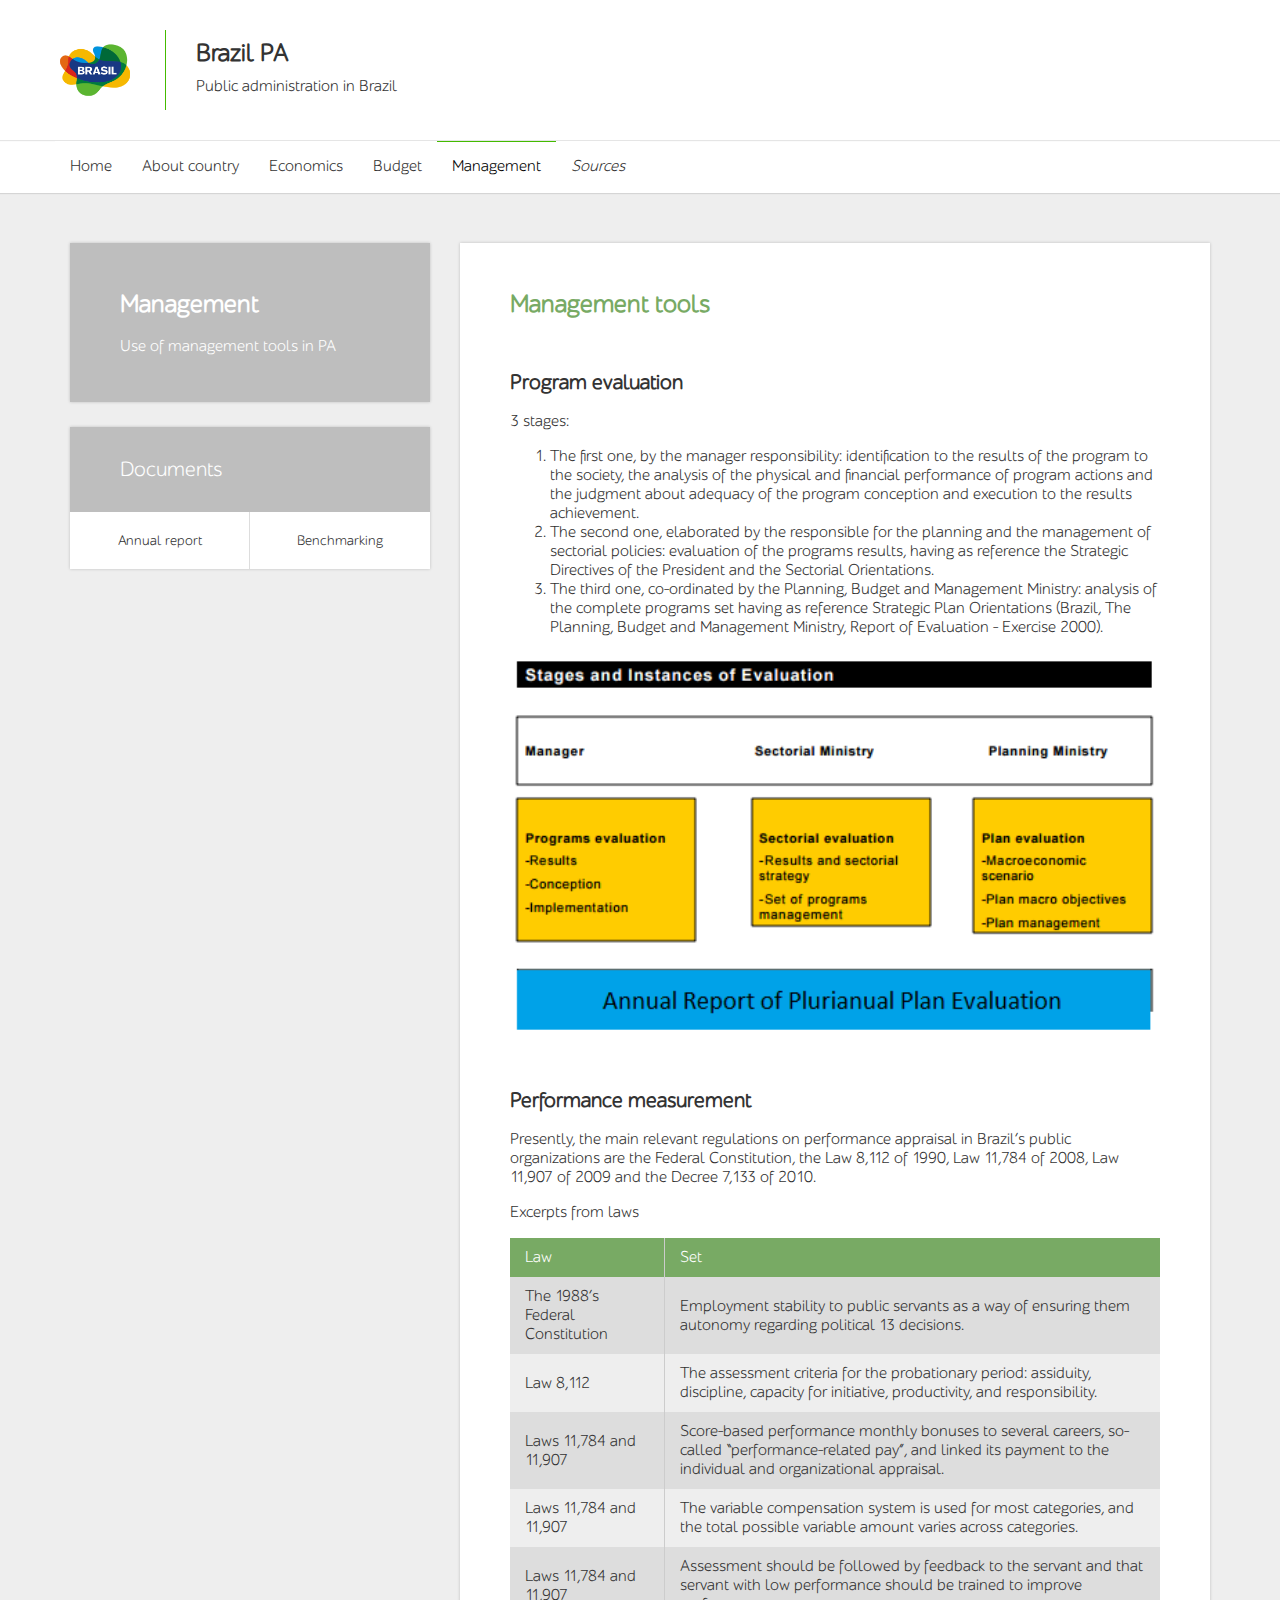
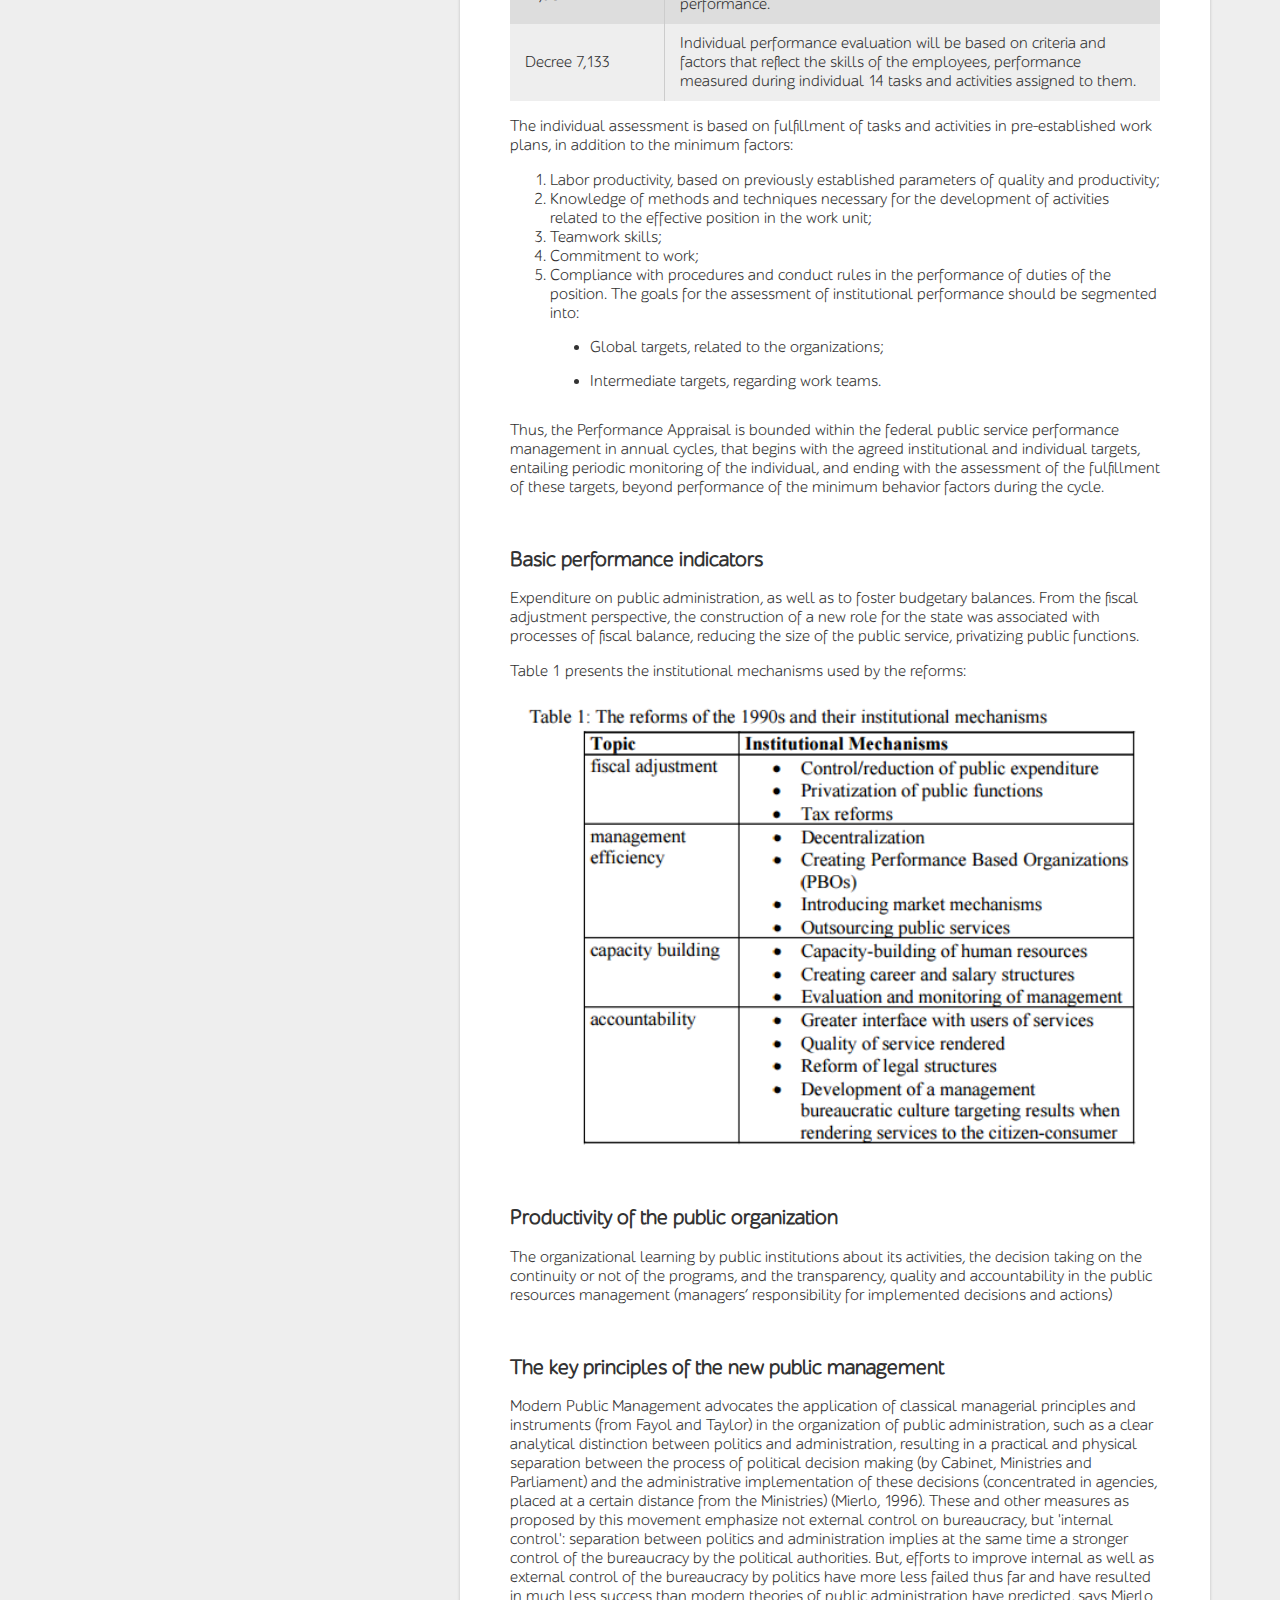
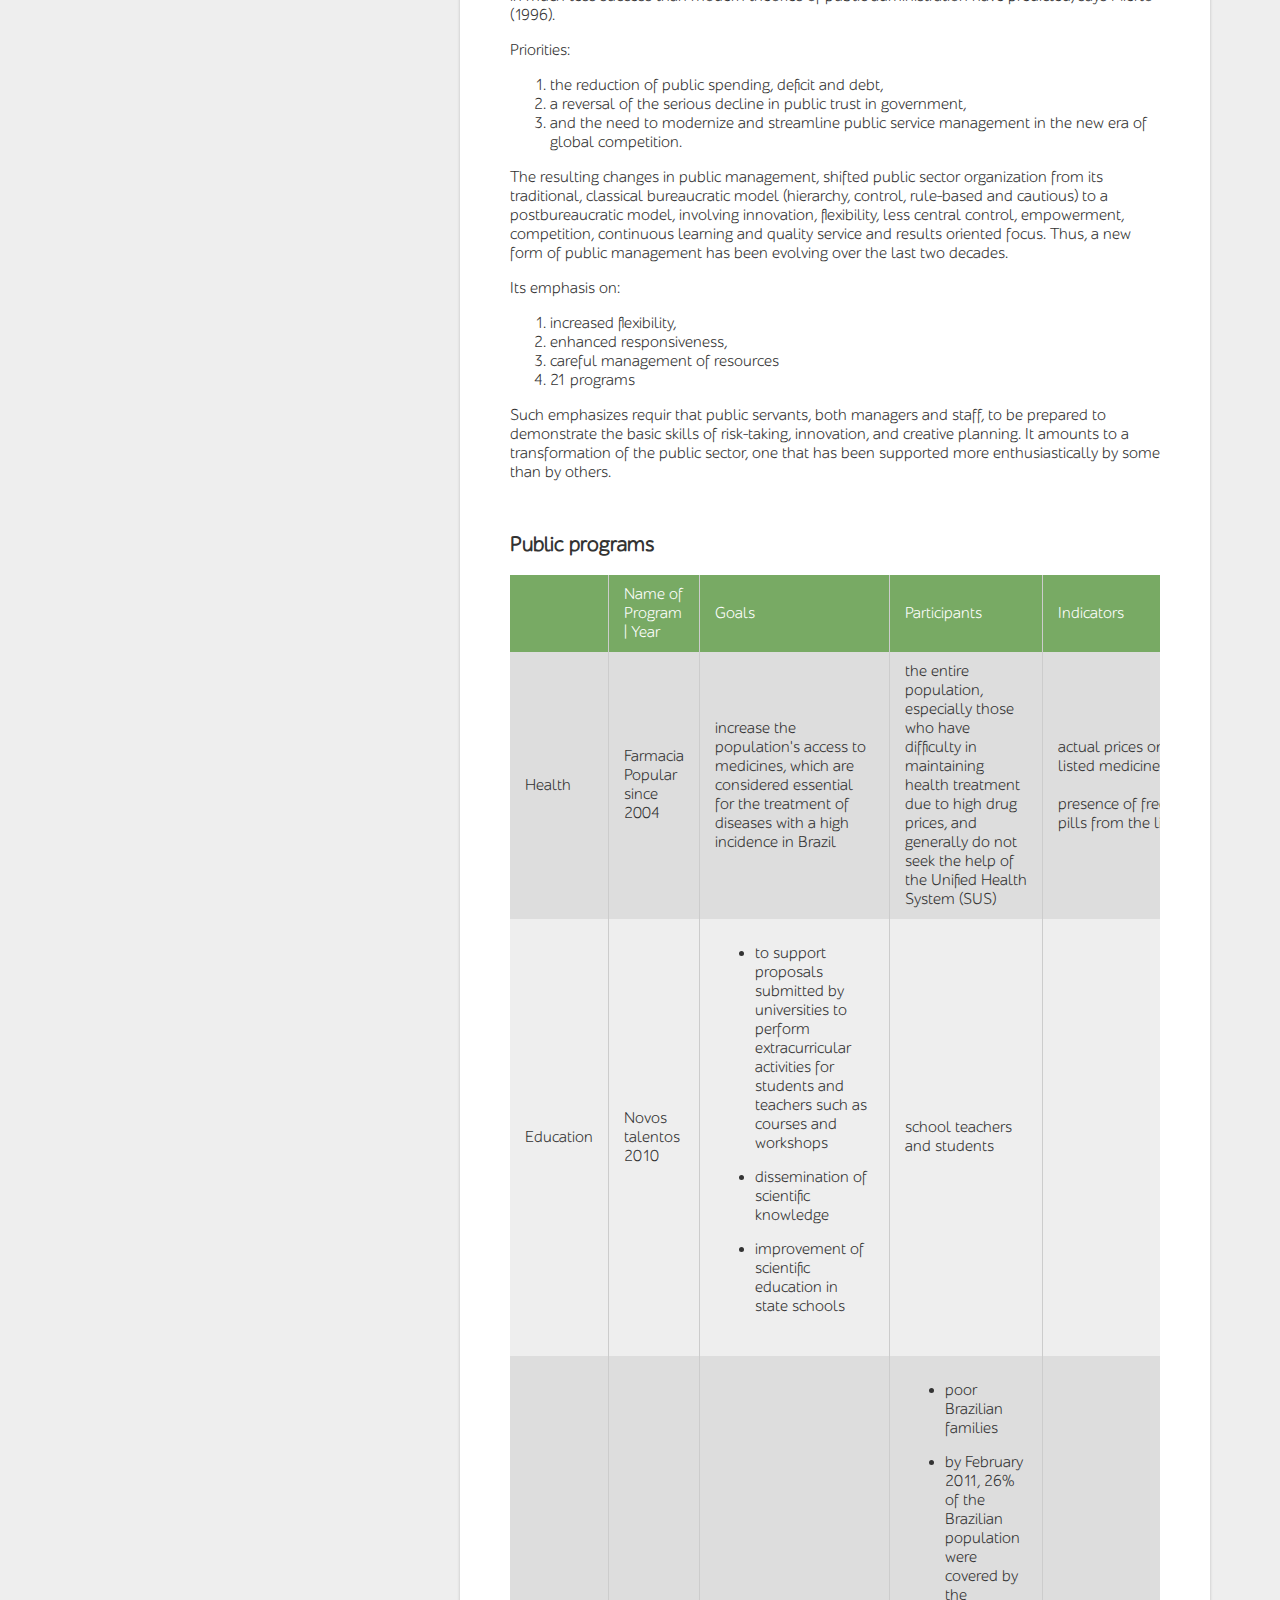
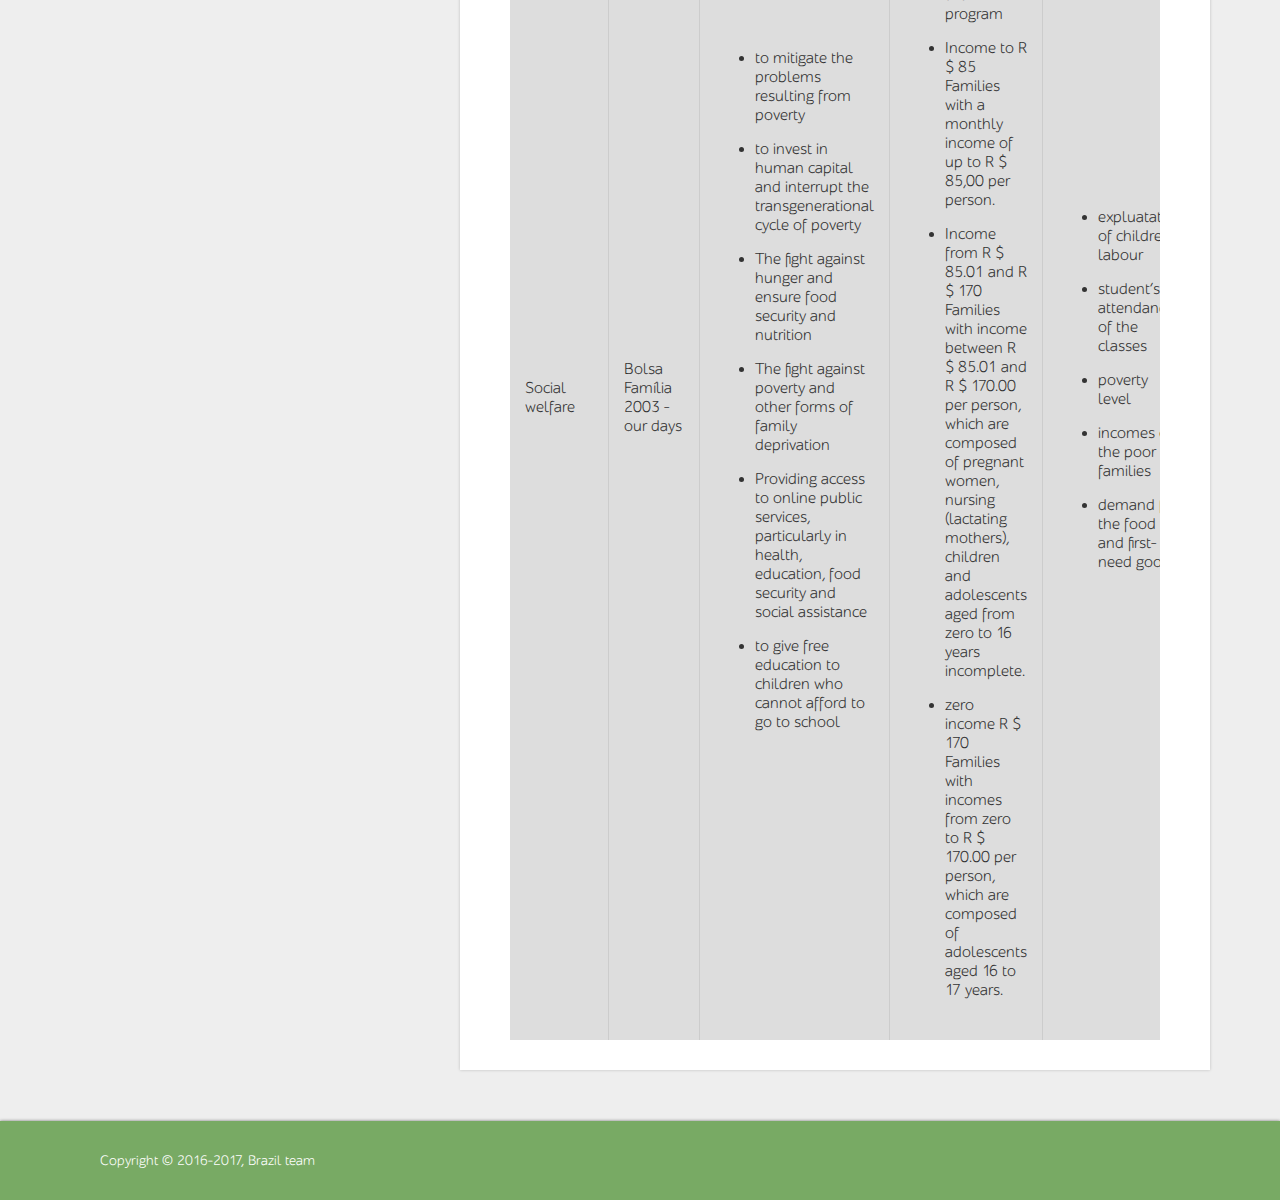
<file: management.html>
<!DOCTYPE html>
<html lang="ru">
	<head>
	
		<meta charset="utf-8">
		<meta http-equiv="X-UA-Compatible" content="IE=edge">
		<meta name="viewport" content="width=device-width, initial-scale=1">
		<meta name="robots" content="index, follow">
		
		<meta name="description" content="Public administration in Brazil">
		<meta name="keywords" content="public, administration, Brazil">	
		
		<link rel="apple-touch-icon-precomposed" sizes="57x57" href="images/apple-touch-icon-114-precomposed.png">
		<link rel="apple-touch-icon-precomposed" sizes="72x72" href="images/apple-touch-icon-144-precomposed.png">
		<link rel="apple-touch-icon-precomposed" sizes="114x114" href="images/apple-touch-icon-114-precomposed.png">
		<link rel="apple-touch-icon-precomposed" sizes="144x144" href="images/apple-touch-icon-144-precomposed.png">
		
		<meta name="msapplication-name" content="Brazil PA">
		<meta name="msapplication-tooltip" content="Brazil PA">
		<meta name="msapplication-starturl" content="/">
		<meta name="msapplication-navbutton-color" content="#44bb00">
		<meta name="msapplication-TileColor" content="#44bb00">
		<meta name="msapplication-TileImage" content="images/ms-icon-144.png">
		<meta name="msapplication-square70x70logo" content="images/ms-icon-70.png">
		<meta name="msapplication-square150x150logo" content="images/ms-icon-150.png">
		<meta name="msapplication-wide310x150logo" content="images/ms-icon-310-150.png">
		<meta name="msapplication-square310x310logo" content="images/ms-icon-310.png">
		
		
		<title>Brazil PA | About</title>

		<link rel="icon" href="favicon.png">
		<link href="css/bootstrap.css" rel="stylesheet">
		<link href="css/style.css" rel="stylesheet">
		
	</head>

	<body>
	    <a class="glyphicon glyphicon-chevron-up" id="toTop"></a>
	    
		<header>
			<div class="container-fluid">
				<div class="container">
					<div class="logo col-xs-12 col-sm-12 col-md-12 col-lg-12">
					    <a class="marga" href="index.html">
                            <img src="images/logo.png" alt="Logo" title="Brazil">
                            <div class="title">  
                                <h1>Brazil PA</h1>
                                <p>Public administration in Brazil</p>
                            </div>
                        </a>
					</div>
				</div>
			</div>
			
			<div class="navbar" role="navigation">
				<div class="container">	
					<div class="navbar-header">
						<button type="button" class="navbar-toggle" data-toggle="collapse" data-target="#responsive-menu">
							<span class="sr-only">Open menu</span>
							<span class="icon-bar"></span>
							<span class="icon-bar"></span>
							<span class="icon-bar"></span>
						</button>
					</div>
				
					<div class="collapse navbar-collapse main-menu" id="responsive-menu">
						<ul class="nav navbar-nav">
							<li><a href="index.html">Home</a></li>
							<li><a href="about.html">About country</a></li>
							<li><a href="economics.html">Economics</a></li>
							<li><a href="budget.html">Budget</a></li>
							<li><a href="management.html" class="active">Management</a></li>
							<li class="sources"><a href="sources.html">Sources</a></li>
						</ul>
					</div>
				</div>
			</div>
		
		</header>
		
		<main class="page aboutpage">
			<div class="container">
				<div class="part col-xs-12 col-sm-12 col-md-4 col-lg-4">
					<section class="company">
						<div class="content">
							<h1>Management</h1>
						    <p>Use of management tools in PA</p>
						</div>
					</section>
					<section class="document col-xs-12 col-sm-12 col-md-12 col-lg-12">
						<h2>Documents</h2>
						<a href="https://www2.gwu.edu/~ibi/minerva/Spring2006/Carla.Giane.Soares.da.Cunha.pdf" target="_blank" class="col-xs-6 col-sm-6 md-6 col-lg-6" title="Annual report">Annual report</a>
						<a href="http://www.planejamento.gov.br/secretarias/upload/Arquivos/segep/bra_reino/acoes/benchmarking/internacional/p_ii_benchmarking_colaborativo_int.pdf" target="_blank" class="col-xs-6 col-sm-6 md-6 col-lg-6" title="Benchmarking">Benchmarking</a>
					</section>
				</div>
			
				<div class="part-two col-xs-12 col-sm-12 col-md-8 col-lg-8">
					<section class="achievments">
						<div class="content">
							<h1>Management tools</h1>

						    <h2>Program evaluation</h2>
                            <p>3 stages:</p>
                            <ol>
                                <li>The first one, by the manager responsibility: identification to the results of the program to the society, the analysis of the physical and financial performance of program actions and the judgment about adequacy of the program conception and execution to the results achievement.</li>
                                <li>The second one, elaborated by the responsible for the planning and the management of sectorial policies: evaluation of the programs results, having as reference the Strategic Directives of the President and the Sectorial Orientations.</li>
                                <li>The third one, co-ordinated by the Planning, Budget and Management Ministry: analysis of the complete programs set having as reference Strategic Plan Orientations (Brazil, The Planning, Budget and Management Ministry, Report of Evaluation - Exercise 2000).</li>
                            </ol>
				            
				            <img class="page-img" src="images/stages.png">
				            
				            <h2>Performance measurement</h2>
						    <p>Presently, the main relevant regulations on performance appraisal in Brazil’s public organizations are the Federal Constitution, the Law 8,112 of 1990, Law 11,784 of 2008, Law 11,907 of 2009 and the Decree 7,133 of 2010.</p>
							<p>Excerpts from laws</p>
							
							<table>
								<tr>
									<td>Law</td>
									<td>Set</td>
								</tr>
								<tr>
									<td>The 1988’s Federal Constitution</td>
									<td>Employment stability to public servants as a way of ensuring them autonomy regarding political 13 decisions.</td>
								</tr>
								<tr>
									<td>Law 8,112</td>
									<td>The assessment criteria for the probationary period: assiduity, discipline, capacity for initiative, productivity, and responsibility.</td>
								</tr>
								<tr>
									<td>Laws 11,784 and 11,907</td>
									<td>Score-based performance monthly bonuses to several careers, so-called “performance-related pay”, and linked its payment to the individual and organizational appraisal.</td>
								</tr>
								<tr>
									<td>Laws 11,784 and 11,907</td>
									<td>The variable compensation system is used for most categories, and the total possible variable amount varies across categories.</td>
								</tr>
								<tr>
									<td>Laws 11,784 and 11,907</td>
									<td>Assessment should be followed by feedback to the servant and that servant with low performance should be trained to improve performance.</td>
								</tr>
								<tr>
									<td>Decree 7,133</td>
									<td>Individual performance evaluation will be based on criteria and factors that reflect the skills of the employees, performance measured during individual 14 tasks and activities assigned to them.</td>
								</tr>
							</table>
							
							<p>The individual assessment is based on fulfillment of tasks and activities in pre-established work plans, in addition to the minimum factors:</p>
						    <ol>
						        <li>Labor productivity, based on previously established parameters of quality and productivity;</li>
						        <li>Knowledge of methods and techniques necessary for the development of activities related to the effective position in the work unit;</li>
						        <li>Teamwork skills;</li>
						        <li>Commitment to work;</li>
						        <li>Compliance with procedures and conduct rules in the performance of duties of the position. The goals for the assessment of institutional performance should be segmented into:
						            <ul>
						                <li>Global targets, related to the organizations;</li>
                                        			<li>Intermediate targets, regarding work teams.</li>
						            </ul>
						        </li>
						    </ol>
						    <p>Thus, the Performance Appraisal is bounded within the federal public service performance management in annual cycles, that begins with the agreed institutional and individual targets, entailing periodic monitoring of the individual, and ending with the assessment of the fulfillment of these targets, beyond performance of the minimum behavior factors during the cycle.</p>
						    
						    <h2>Basic performance indicators</h2>
						    <p>Expenditure on public administration, as well as to foster budgetary balances. From the fiscal adjustment perspective, the construction of a new role for the state was associated with processes of fiscal balance, reducing the size of the public service, privatizing public functions.</p>
						    <p>Table 1 presents the institutional mechanisms used by the reforms:</p>
						    <img class="page-img" src="images/table.png">
						    
						    <h2>Productivity of the public organization</h2>
						    <p>The organizational learning by public institutions about its activities, the decision taking on the continuity or not of the programs, and the transparency, quality and accountability in the public resources management (managers’ responsibility for implemented decisions and actions)</p>
						
						    <h2>The key principles of the new public management</h2>
                            <p>Modern Public Management advocates the application of classical managerial principles and instruments (from Fayol and Taylor) in the organization of public administration, such as a clear analytical distinction between politics and administration, resulting in a practical and physical separation between the process of political decision making (by Cabinet, Ministries and Parliament) and the administrative implementation of these decisions (concentrated in agencies, placed at a certain distance from the Ministries) (Mierlo, 1996). These and other measures as proposed by this movement emphasize not external control on bureaucracy, but 'internal control': separation between politics and administration implies at the same time a stronger control of the bureaucracy by the political authorities. But, efforts to improve internal as well as external control of the bureaucracy by politics have more less failed thus far and have resulted in much less success than modern theories of public administration have predicted, says Mierlo (1996).</p>
							<p>Priorities:</p>
							<ol>
								<li>the reduction of public spending, deficit and debt,</li>
								<li>a reversal of the serious decline in public trust in government,</li>
								<li>and the need to modernize and streamline public service management in the new era of global competition.</li>
							</ol>   
							
							<p>The resulting changes in public management, shifted public sector organization from its traditional, classical bureaucratic model (hierarchy, control, rule-based and cautious) to a postbureaucratic model, involving innovation, flexibility, less central control, empowerment, competition, continuous learning and quality service and results oriented focus. Thus, a new form of public management has been evolving over the last two decades.</p>
							<p>Its emphasis on:</p> 
							<ol>
								<li>increased flexibility,</li>
								<li>enhanced responsiveness,</li>
								<li>careful management of resources</li>
								<li>21 programs</li>
							</ol>  
							
							<p>Such emphasizes requir that public servants, both managers and staff, to be prepared to demonstrate the basic skills of risk-taking, innovation, and creative planning. It amounts to a transformation of the public sector, one that has been supported more enthusiastically by some than by others.</p>
                            
                            <h2>Public programs</h2>
                            <table>
							    <tr>
							        <td></td>
							        <td>Name of Program | Year</td>
							        <td>Goals</td>
							        <td>Participants</td>
							        <td>Indicators</td>
							        <td>Budget ($)</td>
							    </tr>
                                <tr>
							        <td>Health</td>
                                    <td>Farmacia Popular since 2004</td>
                                    <td>increase the population's access to medicines, which are considered essential for the treatment of diseases with a high incidence in Brazil</td>
                                    <td>the entire population, especially those who have difficulty in maintaining health treatment due to high drug prices, and generally do not seek the help of the Unified Health System (SUS)</td>
                                    <td>actual prices on listed medicines<br><br>presence of free pills from the list</td>
                                    <td>563 335<br><br>312.28</td>
							    </tr>
                                <tr>
							        <td>Education</td>
                                    <td>Novos talentos 2010</td>
                                    <td>
                                        <ul>
                                            <li>to support proposals submitted by universities to perform extracurricular activities for students and teachers such as courses and workshops</li>
                                            <li>dissemination of scientific knowledge</li>
                                            <li>improvement of scientific education in state schools</li>
                                        </ul>
                                    </td>
                                    <td>school teachers and students</td>
                                    <td></td>
                                    <td></td>
							    </tr>
                                <tr>
							        <td>Social welfare</td>
                                    <td>Bolsa Família 2003 - our days</td>
                                    <td>
                                        <ul>
                                            <li>to mitigate the problems resulting from poverty</li>
                                            <li>to invest in human capital and interrupt the transgenerational cycle of poverty</li>
                                            <li>The fight against hunger and ensure food security and nutrition</li>
                                            <li>The fight against poverty and other forms of family deprivation</li>
                                            <li>Providing access to online public services, particularly in health, education, food security and social assistance</li>
                                            <li>to give free education to children who cannot afford to go to school</li>
                                        </ul>
                                    </td>
                                    <td>
                                        <ul>
                                            <li>poor Brazilian families</li>
                                            <li>by February 2011, 26% of the Brazilian population were covered by the program</li>
                                            <li>Income to R $ 85<br>Families with a monthly income of up to R $ 85,00 per person.</li>
                                            <li>Income from R $ 85.01 and R $ 170<br>Families with income between R $ 85.01 and R $ 170.00 per person, which are composed of pregnant women, nursing (lactating mothers), children and adolescents aged from zero to 16 years incomplete.</li>
                                            <li>zero income R $ 170<br>Families with incomes from zero to R $ 170.00 per person, which are composed of adolescents aged 16 to 17 years.</li>
                                        </ul>
                                    </td>
                                    <td>
                                        <ul>
                                            <li>expluatation of children labour</li>
                                            <li>student’s attendance of the classes</li>
                                            <li>poverty level</li>
                                            <li>incomes of the poor families</li>
                                            <li>demand for the food and first-need goods</li>
                                        </ul>
                                    </td>
                                    <td>$10 billion - in 2013 (0.46% of Brazil’s GDP)</td>
							    </tr>
                            </table>
						</div>
					</section>
				</div>
			</div>

		</main>
		
		<footer>
			<span>Copyright &copy; 2016-2017, Brazil team</span>
		</footer>
		
		<script src="https://ajax.googleapis.com/ajax/libs/jquery/1.11.2/jquery.min.js"></script>
		<script src="js/bootstrap.js"></script>
		<script src="js/totop.js"></script>

	</body>
</html>
</file>
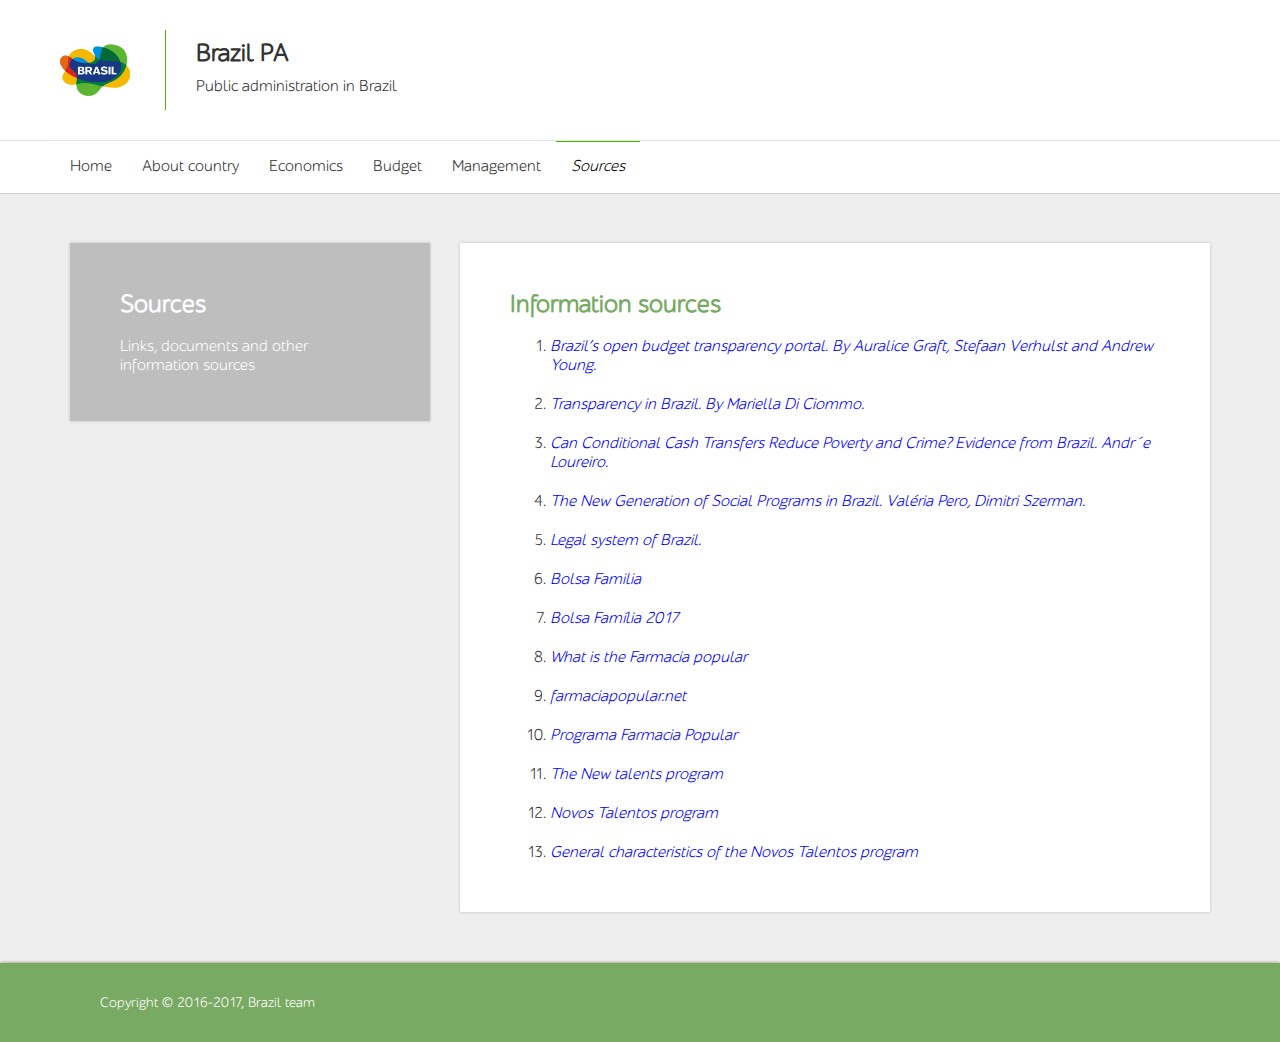
<file: sources.html>
<!DOCTYPE html>
<html lang="ru">
	<head>
	
		<meta charset="utf-8">
		<meta http-equiv="X-UA-Compatible" content="IE=edge">
		<meta name="viewport" content="width=device-width, initial-scale=1">
		<meta name="robots" content="index, follow">
		
		<meta name="description" content="Public administration in Brazil">
		<meta name="keywords" content="public, administration, Brazil">	
		
		<link rel="apple-touch-icon-precomposed" sizes="57x57" href="images/apple-touch-icon-114-precomposed.png">
		<link rel="apple-touch-icon-precomposed" sizes="72x72" href="images/apple-touch-icon-144-precomposed.png">
		<link rel="apple-touch-icon-precomposed" sizes="114x114" href="images/apple-touch-icon-114-precomposed.png">
		<link rel="apple-touch-icon-precomposed" sizes="144x144" href="images/apple-touch-icon-144-precomposed.png">
		
		<meta name="msapplication-name" content="Brazil PA">
		<meta name="msapplication-tooltip" content="Brazil PA">
		<meta name="msapplication-starturl" content="/">
		<meta name="msapplication-navbutton-color" content="#44bb00">
		<meta name="msapplication-TileColor" content="#44bb00">
		<meta name="msapplication-TileImage" content="images/ms-icon-144.png">
		<meta name="msapplication-square70x70logo" content="images/ms-icon-70.png">
		<meta name="msapplication-square150x150logo" content="images/ms-icon-150.png">
		<meta name="msapplication-wide310x150logo" content="images/ms-icon-310-150.png">
		<meta name="msapplication-square310x310logo" content="images/ms-icon-310.png">
		
		
		<title>Brazil PA | Sources</title>

		<link rel="icon" href="favicon.png">
		<link href="css/bootstrap.css" rel="stylesheet">
		<link href="css/style.css" rel="stylesheet">
		
	</head>

	<body>
	    <a class="glyphicon glyphicon-chevron-up" id="toTop"></a>
	
		<header>
			
			<div class="container-fluid">
				<div class="container">
					<div class="logo col-xs-12 col-sm-12 col-md-12 col-lg-12">
					    <a class="marga" href="index.html">
                            <img src="images/logo.png" alt="Logo" title="Brazil">
                            <div class="title">  
                                <h1>Brazil PA</h1>
                                <p>Public administration in Brazil</p>
                            </div>
                        </a>
					</div>
				</div>
			</div>
			
			<div class="navbar" role="navigation">
				<div class="container">	
					<div class="navbar-header">
						<button type="button" class="navbar-toggle" data-toggle="collapse" data-target="#responsive-menu">
							<span class="sr-only">Open menu</span>
							<span class="icon-bar"></span>
							<span class="icon-bar"></span>
							<span class="icon-bar"></span>
						</button>
					</div>
				
					<div class="collapse navbar-collapse main-menu" id="responsive-menu">
						<ul class="nav navbar-nav">
							<li><a href="index.html">Home</a></li>
							<li><a href="about.html">About country</a></li>
							<li><a href="economics.html">Economics</a></li>
							<li><a href="budget.html">Budget</a></li>
							<li><a href="management.html">Management</a></li>
							<li class="sources"><a href="sources.html" class="active">Sources</a></li>
						</ul>
					</div>
				</div>
			</div>
		
		</header>
		
		<main class="page sourcepage">
			<div class="container">
				<div class="part col-xs-12 col-sm-12 col-md-4 col-lg-4">
					<section class="company">
						<div class="content">
							<h1>Sources</h1>
							<p>Links, documents and other information sources</p>
						</div>
					</section>
				</div>
			
				<div class="part-two col-xs-12 col-sm-12 col-md-8 col-lg-8">
					<section class="achievments">
						<div class="content">
							<h1>Information sources</h1>
							
							<ol class="link-list">
							    <li><a href="http://odimpact.org/static/files/case-study-brazil.pdf">Brazil’s open budget transparency portal. By Auralice Graft, Stefaan Verhulst and Andrew Young.</a></li>
							    <li><a href="http://devinit.org/staging/wp/wp-content/uploads/2015/03/Transparency-in-Brazil_briefing_March-2015.pdf">Transparency in Brazil. By Mariella Di Ciommo.</a></li>
							    <li><a href="https://espe.conference-services.net/resources/321/2907/pdf/ESPE2012_0273_paper.pdf">Can Conditional Cash Transfers Reduce Poverty and Crime? Evidence from Brazil. Andr´e Loureiro.</a></li>
							    <li><a href="http://www.ie.ufrj.br/eventos/pdfs/seminarios/pesquisa/the_new_generation_of_social_programs_in_brazil.pdf">The New Generation of Social Programs in Brazil. Valéria Pero, Dimitri Szerman.</a></li>
							    <li><a href="http://www.oas.org/juridico/mla/en/bra/en_bra-int-des-ordrjur.html">Legal system of Brazil.</a></li>
                                <li><a href="http://www.caixa.gov.br/programas-sociais/bolsa-familia/Paginas/default.aspx">Bolsa Familia</a></li>
                                <li><a href="http://calendariobolsafamilia2016.org/bolsa-familia-2017/">Bolsa Família 2017</a></li>
                                <li><a href="http://www.caixa.gov.br/programas-sociais/farmacia-popular/Paginas/default.aspx">What is the Farmacia popular</a></li>
                                <li><a href="http://farmaciapopular.net/">farmaciapopular.net</a></li>
                                <li><a href="http://portalsaude.saude.gov.br/index.php/o-ministerio/principal/leia-mais-o-ministerio/346-sctie-raiz/daf-raiz/farmacia-popular/l1-farmacia-popular/18008-programa-farmacia-popular-do-brasil">Programa Farmacia Popular</a></li>
                                <li><a href="https://books.google.ru/books?id=LQ6YCwAAQBAJ&pg=PA416&lpg=PA416&dq=brazil+government+program+novos+talentos&source=bl&ots=3sndcK9CSx&sig=CNba_7YRAVhBpgjKGAxosx0Owfs&hl=ru&sa=X&ved=0ahUKEwiVuIGz0OnRAhWyZpoKHf1PBpoQ6AEIJjAC#v=onepage&q=brazil%20government%20program%20novos%20talentos&f=false">The New talents program</a></li>
                                <li><a href="http://www.capes.gov.br/educacao-basica/novos-talentos">Novos Talentos program</a></li>
                                <li><a href="http://www.capes.gov.br/images/stories/download/editais/AnexoPortaria_173-2012_REGULAMENTO-NovosTalentos.pdf">General characteristics of the Novos Talentos program</a></li>
                            </ol>
							
						</div>
					</section>
				</div>
			</div>

		</main>
		
		<footer>
			<span>Copyright &copy; 2016-2017, Brazil team</span>
		</footer>
		
		<script src="https://ajax.googleapis.com/ajax/libs/jquery/1.11.2/jquery.min.js"></script>
		<script src="js/bootstrap.js"></script>
		<script src="js/totop.js"></script>

	</body>
</html>
</file>
<file: css/style.css>
* {
	-webkit-box-sizing: border-box;
		-moz-box-sizing: border-box;
			box-sizing: border-box;
}
*:before,
*:after {
	-webkit-box-sizing: border-box;
		-moz-box-sizing: border-box;
			box-sizing: border-box;
}
@font-face {
    font-family: 'alsschlangesans-buploadedfile';
    src: url('../fonts/schlangesansalsschlangesans-bold-webfont.eot');
    src: url([data-uri]) format('woff2'),
         url([data-uri]) format('woff'),
         url('../fonts/schlangesansalsschlangesans-bold-webfont.ttf') format('truetype'),
         url('../fonts/schlangesansalsschlangesans-bold-webfont.svg#alsschlangesans-buploadedfile') format('svg');
    font-weight: normal;
    font-style: normal;
}
@font-face {
    font-family: 'alsschlangesansuploaded_file';
    src: url('../fonts/schlangesansalsschlangesans-webfont.eot');
    src: url([data-uri]) format('woff2'),
         url([data-uri]) format('woff'),
         url('../fonts/schlangesansalsschlangesans-webfont.ttf') format('truetype'),
         url('../fonts/schlangesansalsschlangesans-webfont.svg#alsschlangesansuploaded_file') format('svg');
    font-weight: normal;
    font-style: normal;
}
html{
	width: 100%;
    height: 100%;
    margin: 0;
    padding: 0;
	-webkit-text-size-adjust: 100%;
      -ms-text-size-adjust: 100%;
}
body {
    position: relative;
	width: 100%;
    min-height: 100%;
    margin: 0;
    padding: 0;
	overflow-x: hidden;
	font-family: "alsschlangesansuploaded_file", Calibri,Candara,Segoe,Segoe UI,Optima,Arial,sans-serif;
	font-size: 16px;
	color: #333;
	background-color: #eee;
}
a,
article,
aside,
details,
figcaption,
figure,
img,
footer,
header,
hgroup,
main,
menu,
nav,
section,
summary {
	display: block;
}
h1{
	font-size: 25px;
	font-weight: normal;
	color: #333;
}
h2{
	font-size: 21px;
	font-weight: normal;
	color: #333;
}
h3{
	font-size: 16px;
	font-weight: normal;
	color: #999;
}
p{
	font-size: 16px;
	color: #333;
}
li{
	font-size:16px;
	list-style: none;
	color: #333;
}
a{
	text-decoration: none;
	outline: 0;
	cursor: pointer;
	font-size: 16px;
	color: #333;
}
a:active,
a:hover,
a:focus {
	outline: 0;
	color: #44bb00;
}
span{
	font-size:14px;
}
@font-face {
  font-family: 'Glyphicons Halflings';
  src: url('../fonts/glyphicons-halflings-regular.eot');
  src: url('../fonts/glyphicons-halflings-regular.eot?#iefix') format('embedded-opentype'), url('../fonts/glyphicons-halflings-regular.woff2') format('woff2'), url('../fonts/glyphicons-halflings-regular.woff') format('woff'), url('../fonts/glyphicons-halflings-regular.ttf') format('truetype'), url('../fonts/glyphicons-halflings-regular.svg#glyphicons_halflingsregular') format('svg');
}
.glyphicon {
  position: relative;
  display: inline-block;
  font-family: 'Glyphicons Halflings';
  font-style: normal;
  font-weight: normal;
  line-height: 1;
  -webkit-font-smoothing: antialiased;
	-moz-osx-font-smoothing: grayscale;
}
.glyphicon-chevron-left:before {
  content: "\e079";
}
.glyphicon-chevron-right:before {
  content: "\e080";
}
.glyphicon-chevron-up:before {
  content: "\e113";
}
.glyphicon-chevron-down:before {
  content: "\e114";
}
.glyphicon-file:before {
  content: "\e022";
}
.glyphicon-remove:before {
  content: "\e014";
}
#toTop{
  display: none;
  height: 100%;
  padding: 30px 30px 0 30px;
  background: transparent;
  text-align: center;
  position: fixed;
  bottom: 0;
  left: 0;
  font-size: 28px;
  z-index: 100000;
  color: rgba(120, 170, 100, 1);
}
#toTop:hover{
  color:#ccc;
  background:rgba(230, 230, 230, 0.5);
}
header{
	position: relative;
	width:100%;
	background:#fff;
	z-index: 100;
}
header:after{
	content: "";
	display: table;
	clear: both;
}
header .container-fluid{
	padding:30px 15px;
	-webkit-box-shadow: 0px 1px 1px 0px rgba(0,0,0,0.1);
		-moz-box-shadow: 0px 1px 1px 0px rgba(0,0,0,0.1);
		box-shadow: 0px 1px 1px 0px rgba(0,0,0,0.1);
}
header .container-fluid ul li{
	display:inline-block;
	padding:24px 10px;
}
header .container-fluid ul li:first-child{
	margin-left:-20px;
}
header .container-fluid:after{
	content: "";
	display: table;
	clear: both;
}
.logo .marga {
    width: 400px;
    height: 80px;
}
.logo img{
    float: left;
	height: 100%;
	display: block;
}
.logo .title {
    float: left;
    height: 80px;
    margin-left: 30px;
    padding-left: 30px;
    border-left: 1px solid #44bb00; 
}
.logo h1 {
    font-weight: bold;
    line-height: 1;
    margin: 0;
    padding: 0;
    padding-top: 12px;
}
.logo p {
    margin: 0;
    padding: 0;
    padding-top: 10px;
}
.tel{
	height: 100%;
    margin: 0 auto;
	padding: 25px 25px 25px 0;
	text-align: right;
}
.navbar{
	-webkit-box-shadow: 0px 1px 1px 0px rgba(0,0,0,0.1);
		-moz-box-shadow: 0px 1px 1px 0px rgba(0,0,0,0.1);
		box-shadow: 0px 1px 1px 0px rgba(0,0,0,0.1);
	text-align: center;
}
.main-menu {
    overflow-x: hidden;
}
.main-menu li.sources a {
    font-style: italic;
}
main {
    padding-bottom: 80px;
}
.home-page {
    background-color: #ffffff;
}
.more{
	display:inline-block;
	margin-top:30px;
	border: 1px solid #fff;
	padding: 7px 25px;
	border-radius: 7px;
	color: #fff;
	font-size: 14px;
}
.more:hover{
	border: 1px solid rgba(255, 255, 255, 0.1);
	background: rgba(255, 255, 255, 0.75);
	color: #44bb00;
}
.info{
	display:inline-block;
	margin:30px 15px 25px 0;
	border: 1px solid #44bb00;
	padding: 7px 25px;
	border-radius: 7px;
	color: #44bb00;
	font-size: 14px;
}
.info:hover{
	border: 1px solid rgba(0, 130, 150, 0.05);
	background: rgba(120, 170, 100, 1);
	color: #fff;
}
article{
	height: 100%;
}
article:after{
	content: "";
	display: table;
	clear: both;
}
.item1 {
	background: url('../images/slider1.jpg') no-repeat;
	background-position: 50%;
	background-size: cover;
}
.item2 {
	background: url('../images/slider2.jpg') no-repeat;
	background-position: 50%;
	background-size: cover;
}
.item3 {
	background: url('../images/slider3.jpg') no-repeat;
	background-position: 50%;
	background-size: cover;
}
.item4 {
	background: url('../images/slider4.jpg') no-repeat;
	background-position: 50%;
	background-size: cover;
}
.carousel-caption {
	height: 600px;
	padding: 20%;
	background-color: rgba(0, 0, 0, .35);
	-webkit-box-shadow: 0px 1px 1px 0px rgba(0,0,0,0.35);
		-moz-box-shadow: 0px 1px 1px 0px rgba(0,0,0,0.35);
		box-shadow: 0px 1px 1px 0px rgba(0,0,0,0.35);
}
.carousel-caption h1{
	color: #fff;
}
.carousel-caption p{
	margin-bottom: 30px;
	color: #fff;
}
.inner{
	height: 600px;
	background-color: #eee;
    overflow: hidden;
}
.inner img{
	height: 100%;
	margin: 0 auto;
}
.box-content{
	height: 600px;
	padding: 20% 20% 0 20%;
}
.inner {
    background-color: #eee;
}
.inner1 {
	background-image: url('../images/about1.png');
    background-repeat: no-repeat;
	background-position: 50%;
	background-size: cover;
}
.inner2 {
	background-image: url('../images/slider2.jpg');
    background-repeat: no-repeat;
	background-position: 50%;
	background-size: cover;
}
.inner3 {
	background-image: url('../images/slider3.jpg');
    background-repeat: no-repeat;
	background-position: 50%;
	background-size: cover;
}
.inner4 {
	background-image: url('../images/slider4.jpg');
    background-repeat: no-repeat;
	background-position: 50%;
	background-size: cover;
}
.part{
	padding: 50px 15px;
}
.part-two{
	padding: 50px 15px;
}
.part section{
	background-color: rgba(0, 0, 0, .2);
	-webkit-box-shadow: 0px 0px 3px 0px rgba(0,0,0,0.2);
		-moz-box-shadow: 0px 0px 3px 0px rgba(0,0,0,0.2);
		box-shadow: 0px 0px 3px 0px rgba(0,0,0,0.2);
}
.part h1, .part p{
	color: #fff;
}
.part h1 {
    font-weight: bold;
}
.part-two section{
	background-color: #fff;
	-webkit-box-shadow: 0px 0px 3px 0px rgba(0,0,0,0.2);
		-moz-box-shadow: 0px 0px 3px 0px rgba(0,0,0,0.2);
		box-shadow: 0px 0px 3px 0px rgba(0,0,0,0.2);
}
.part-two section:nth-child(2){
	margin-top: 25px;
}
.part-two ol li {
    list-style: decimal;
}
.part-two ul {
    margin-bottom: 30px;
}
.part-two ul li {
	list-style: disc;
	margin: 15px 0;
}
.part-two h1 {
    font-weight: bold;
    color: rgba(120, 170, 100, 1);
}
.part-two h2 {
    font-weight: bold;
    margin-top: 50px;
}
.part-two table {
    margin: 0 auto;
    border-collapse: collapse;
    width: 100%;
    overflow-x: auto;
    display: block;
}
.part-two table tr:nth-child(odd) {
    background-color: #eee;
}
.part-two table tr:nth-child(even) {
    background-color: #ddd;
}
.part-two table tr:first-child {
    background-color: rgba(120, 170, 100, 1);
    color: #fff;
}
.part-two table td {
    padding: 10px 15px;
    border-left: 1px solid #ccc;
}
.part-two table td:first-child {
    border-left: none;
}
.left-floated {
    float: left;
}
img.left-floated {
    width: 150px;
    margin-right: 30px;
}
p.flex-floated {
    display: -webkit-box;
    display: -moz-box;
    display: -ms-flexbox;
    display: -webkit-flex;
    display: flex;
        -webkit-box-align: center;
        -webkit-flex-align: center;
        -ms-flex-align: center;
        -webkit-align-items: center;
    align-items: center;
        -webkit-box-orient: horizontal;
        -moz-box-orient: horizontal;
        -webkit-flex-direction: row;
        -ms-flex-direction: row;
    flex-direction: row;
        -webkit-flex-wrap: nowrap;
    flex-wrap: nowrap;
}
p:after {
    content: '';
    display: table;
    clear: both;
}
ul.history-list li {
    list-style: none;
    margin-left: -10px;
}
ol.link-list li {
    margin-bottom: 20px;
}
ol.link-list li a {
    font-style: italic;
    color: blue;
}
ol.link-list li a:hover {
    color: #333;
}
.page-img {
    width: 100%;
    margin-bottom: 30px;
}
.offer{
	text-align: center;
	background-color: rgba(120, 170, 100, 1);
	padding: 70px 7%;
}
.offer h1{
	color: #fff;
}
.content{
	padding: 30px 50px;
}
.document{
	margin-top: 25px;
}
.document h2{
	margin: 30px 50px;
	color: #fff;
}
.document a{
	padding: 20px 0;
	text-align: center;
	font-size: 14px;
	background-color: #fff;
	border-right: 1px solid #ddd;
}
.document a:last-child{
	border-right: none;
}
.document a:hover{
	background-color: #eee;
	color: #44bb00;
}
.part-in{
	padding: 50px 0;
}
.contact a{
	color: #fff;
}
.modal-body{
	padding: 30px;
}
.modal-footer img{
	width: 100%;
}
.modal-body ul li{
	margin: 30px 0;
	list-style: circle;
}
.close{
	margin-bottom: 10px;
}
footer{
    position: absolute;
    right: 0;
    bottom: 0;
    left: 0;
	-webkit-box-shadow: 0px 0px 3px 0px rgba(0,0,0,0.5);
		-moz-box-shadow: 0px 0px 3px 0px rgba(0,0,0,0.5);
		box-shadow: 0px 0px 3px 0px rgba(0,0,0,0.5);
	padding: 30px 100px;
	background-color: rgba(120, 170, 100, 1);
	clear: both;
}
footer span{
	color: #fff;
}
footer a{
	float:right;
	font-size:14px;
	color: #fff;
	text-align:left;
}
footer a:hover{
	color: #333;
}
.white{
	background-color: #fff;
}
.white span, .white a{
	color: #333;
}
.white a:hover{
	color: #44bb00;
}
@media (min-width: 1400px) {
	h1{
		font-size: 32px;
	}
	h2{
		font-size: 26px;
	}
	a, p, li, span{
		font-size: 18px;
	}
	.slogan{
		padding: 340px 5%;
	}
	.picture{
		height: 375px;
	}
	.picture img{
		width: auto;
		height: 350px;
	}
	.partner{
		height: 200px;
		padding: 7%;
	}
}
@media (max-width: 991px) {
	h1{
		font-size: 21px;
	}
	h2{
		font-size: 18px;
	}
	h3{
		font-size: 14px;
	}
	a, p, li{
		font-size: 14px;
	}
	.document a{
		font-size: 12px;
	}
	.carousel-control span{
	  font-size: 32px;
	}
	.slogan{
		padding: 230px 5%;
	}
	.picture{
		height: 280px;
	}
	.picture img{
		height: auto;
		width: 100%;
	}
	.partners {
		padding: 45px;
	}
	.partner{
		height: 110px;
		padding: 7%;
	}
	.part{
		padding: 25px 0;
	}
	.part-two{
		padding: 0 0 25px 0;
	}
	.part-in{
		padding-top: 0;
		margin-left: -13px;
	}
}
@media (max-width: 767px) {
	.nav > li > a{
	  border-top: none;
	}
	.nav > li >.active{
	  border-top: none;
	}
	.nav > li > a:hover{
	  border-top: none;
	  background-color: #f0f0f0;
	}
	footer{
		padding: 20px 50px;
	}
	.part{
		padding-top: 0;
	}
	.part-in{
		padding-top: 0;
		margin-left: -10px;
	}
	.equip a{
		min-height: 260px;
	}
	.close{
		right: 10px;
  		top: 10px;
	}
    #toTop {
      visibility: hidden;
    }
}
@media (max-width: 641px) {
	header .container-fluid ul li{
		text-align: center;
		padding: 10px 10px;
	}
    .logo .marga {
        width: 252px;
        margin: 0 auto;
    }
    .logo .title {
        margin-left: 20px;
        padding-left: 20px; 
    }
    .logo h1 {
        font-size: 16px;
    }
    .logo p {
        width: 130px;
    }
	.tel{
		text-align: center;
	}
    .carousel,
    .item,
    .inner {
		height: 450px;
	}
    .inner {
        height: 250px;
    }
	footer{
		text-align: center;
	}
	footer span{
		display: block;
	}
	footer a{
		display: none;
	}
	.carousel-control{
	  width: 15%;
	}
	.carousel-caption {
		height: 520px;
	}
	.box-content{
		height: auto;
		padding: 15%;
	}
	.content{
		padding: 40px;
	}
	.map{
		height: 300px;
	}
	.partner{
		height: 110px;
		padding: 5%;
	}
	.document h2{
		margin: 30px 20px;
	}
}
@media (max-width: 480px) {

}
</file>
